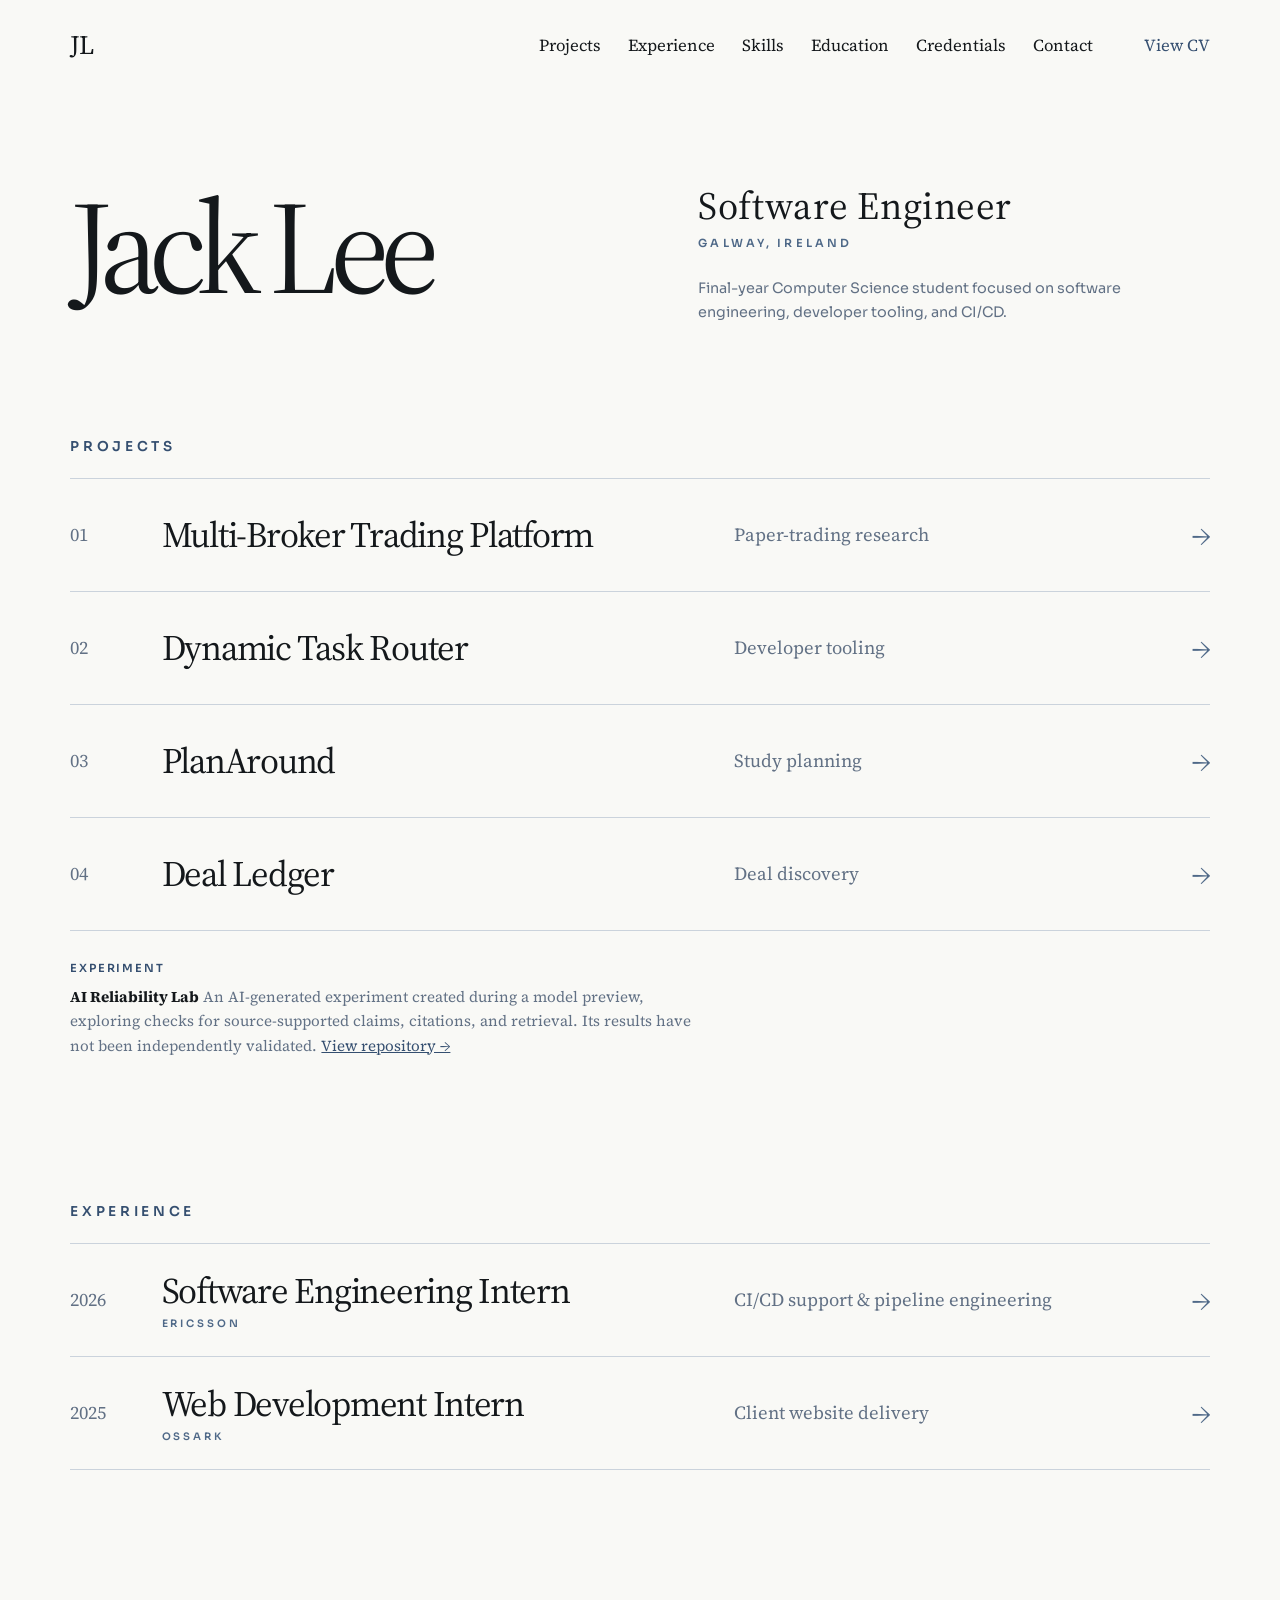
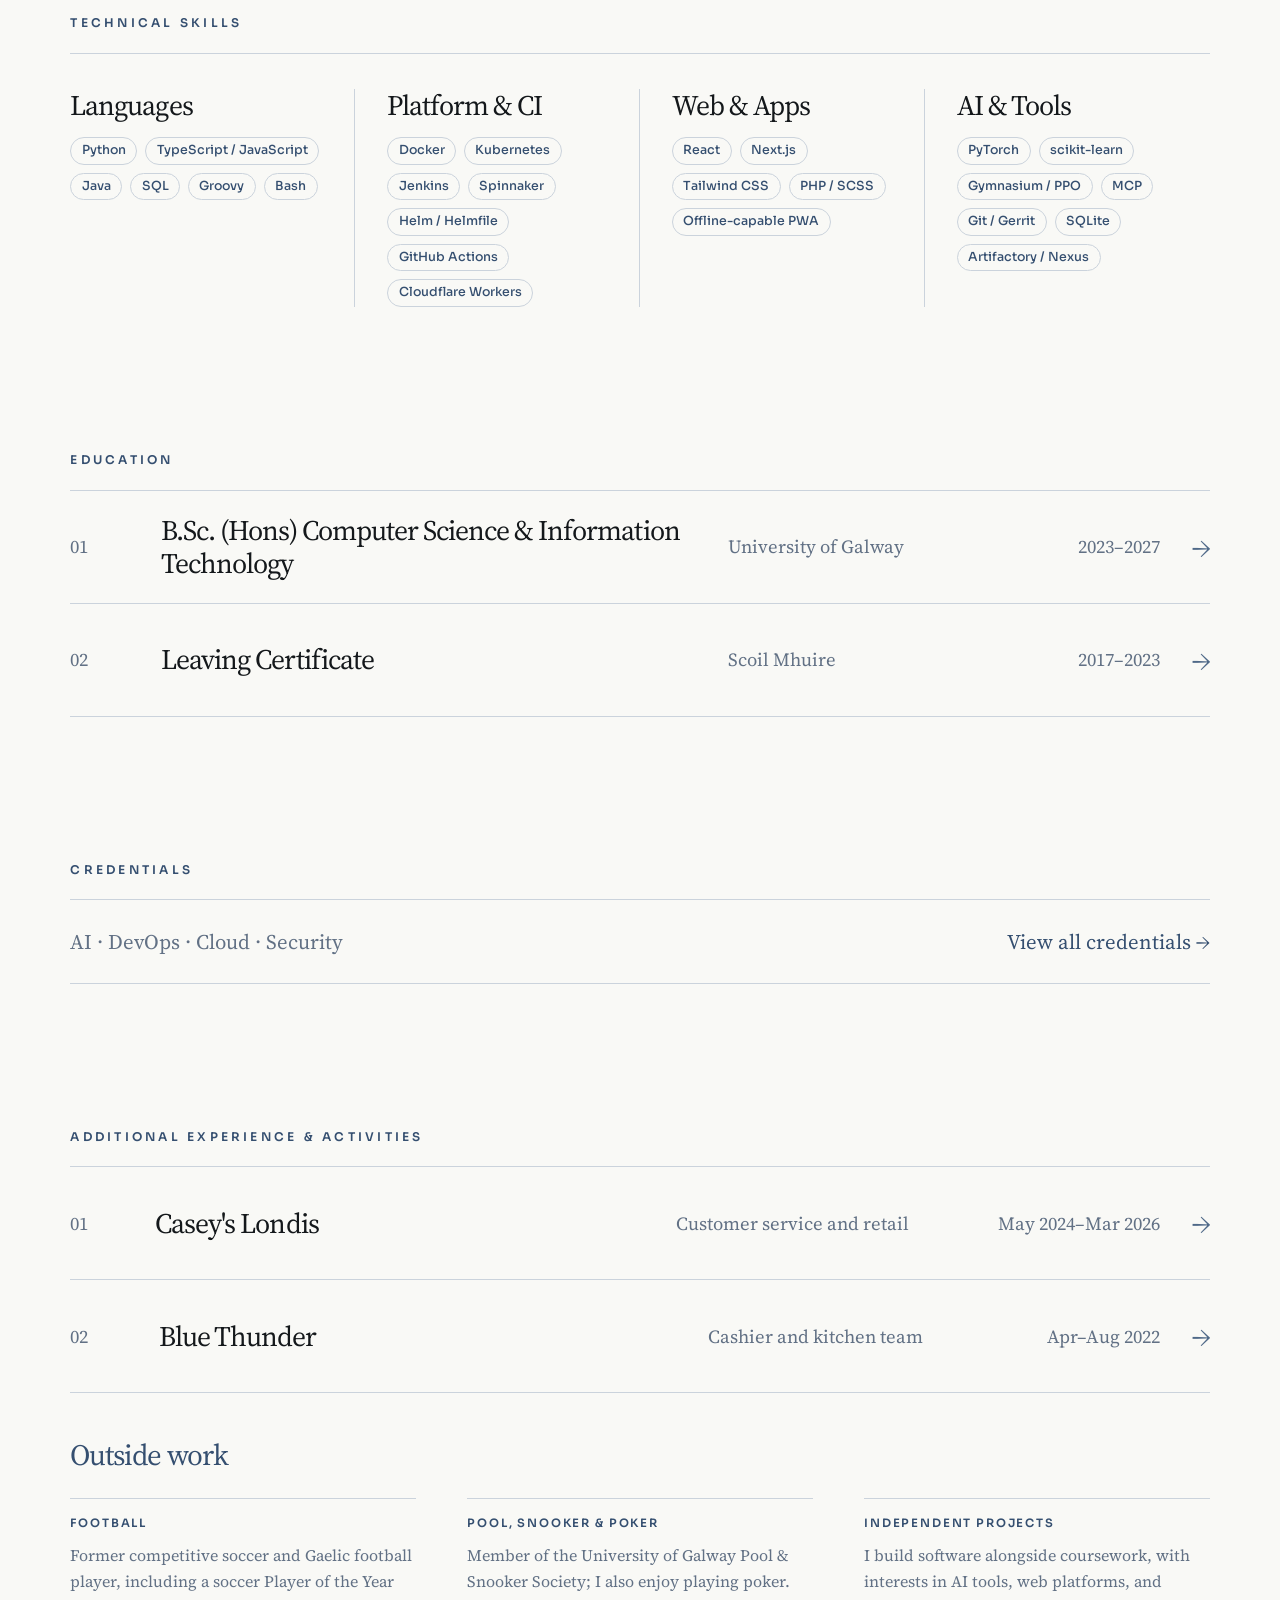
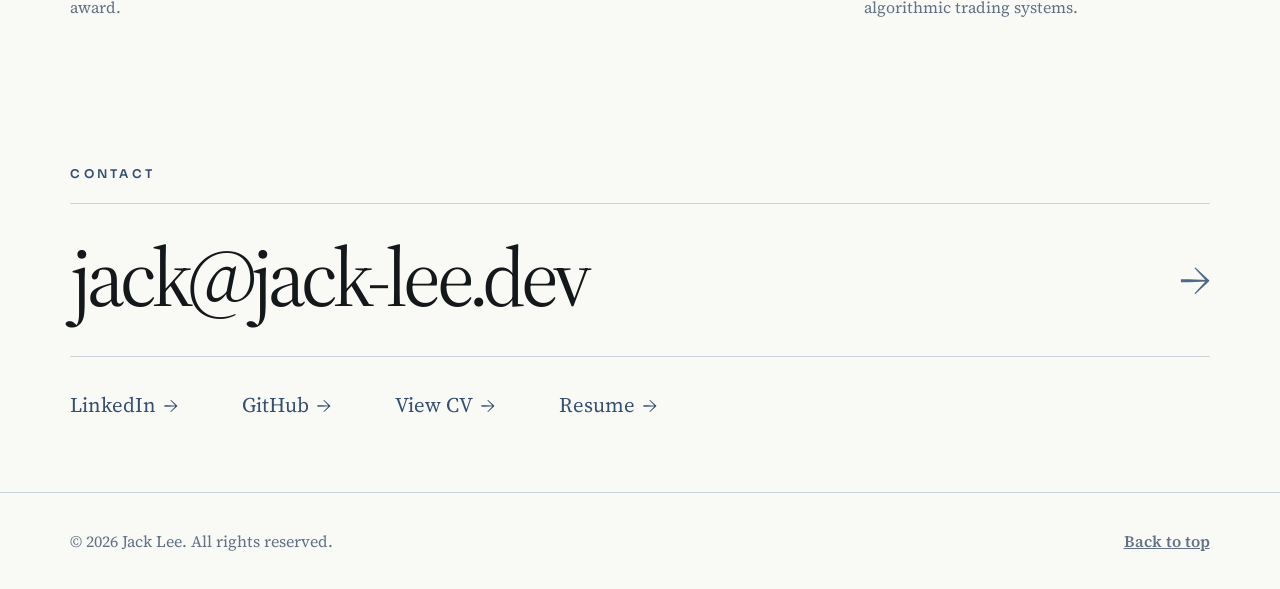
<file: index.html>
<!doctype html>
<html lang="en">
  <head>
    <meta charset="UTF-8" />
    <meta name="viewport" content="width=device-width, initial-scale=1.0" />
    <title>Jack Lee | Software Engineering Portfolio</title>
    <meta
      name="description"
      content="Final-year Computer Science student focused on software engineering, developer tooling, and CI/CD. Eight months' software engineering experience with Ericsson's CI/CD support and pipeline teams, with independent projects across developer tooling, trading systems, full-stack applications, and AI-assisted workflows."
    />
    <link rel="canonical" href="https://jack-lee.dev/" />
    <meta property="og:type" content="website" />
    <meta property="og:url" content="https://jack-lee.dev/" />
    <meta property="og:title" content="Jack Lee | Software Engineering Portfolio" />
    <meta property="og:description" content="Final-year Computer Science student focused on software engineering, developer tooling, and CI/CD, with experience on Ericsson's CI/CD support and pipeline teams and independent projects across trading, web applications, and AI-assisted workflows." />
    <meta property="og:image" content="https://jack-lee.dev/assets/jack-lee-mark.png" />
    <meta property="og:image:alt" content="JL monogram for Jack Lee" />
    <meta name="twitter:card" content="summary" />
    <meta name="twitter:title" content="Jack Lee | Software Engineering Portfolio" />
    <meta name="twitter:description" content="Final-year Computer Science student focused on software engineering, developer tooling, and CI/CD, with experience on Ericsson's CI/CD support and pipeline teams." />
    <meta name="twitter:image" content="https://jack-lee.dev/assets/jack-lee-mark.png" />
    <link rel="icon" type="image/png" sizes="512x512" href="assets/jack-lee-mark-transparent.png" />
    <link rel="apple-touch-icon" href="assets/jack-lee-mark-transparent.png" />
    <link rel="preconnect" href="https://fonts.googleapis.com" />
    <link rel="preconnect" href="https://fonts.gstatic.com" crossorigin />
    <link
      href="https://fonts.googleapis.com/css2?family=Sora:wght@500;600;700&amp;family=Source+Serif+4:opsz,wght@8..60,400;8..60,500;8..60,600&amp;display=swap"
      rel="stylesheet"
    />
    <link rel="stylesheet" href="assets/css/styles.css?v=20261105-1" />
    <link rel="stylesheet" href="assets/css/motion-lab.css" />
    <script defer src="assets/js/main.js?v=20260921-2"></script>
    <script defer src="assets/js/motion-lab.js"></script>
  </head>
  <body class="portfolio-home">
    <a class="skip-link" href="#top">Skip to main content</a>
    <header class="site-header">
      <div class="container header-inner">
        <a class="brand" href="#top" aria-label="Back to top">JL</a>
        <button class="nav-toggle" aria-label="Toggle navigation" aria-controls="site-navigation" aria-expanded="false">Menu</button>
        <nav id="site-navigation" class="site-nav" aria-label="Main navigation">
          <a href="#projects">Projects</a>
          <a href="#experience">Experience</a>
          <a href="#skills">Skills</a>
          <a href="#education">Education</a>
          <a href="#credentials">Credentials</a>
          <a href="#contact">Contact</a>
          <a class="nav-cv" href="output/Jack_Lee_CV.pdf" target="_blank" rel="noopener noreferrer">View CV</a>
        </nav>
      </div>
    </header>

    <main id="top" tabindex="-1">
      <section class="hero section">
        <div class="container hero-layout">
          <h1>Jack Lee</h1>
          <div class="hero-intro">
            <p class="hero-role">Software Engineer</p>
            <p class="hero-location">Galway, Ireland</p>
            <p class="hero-description">Final-year Computer Science student focused on software engineering, developer tooling, and CI/CD.</p>
          </div>
        </div>
      </section>

      <section id="projects" class="section">
        <div class="container">
          <h2>Projects</h2>
          <div class="editorial-list">

            <details class="editorial-row project-row">
              <summary><span class="row-number">01</span><span class="row-title">Multi-Broker Trading Platform</span><span class="row-descriptor">Paper-trading research</span><span class="row-arrow" aria-hidden="true">&rarr;</span></summary>
              <div class="row-detail">
                <p>
                  A modular Python platform for researching, simulating, and paper-testing trading strategies with explicit risk controls.
                </p>
              <ul>
                <li>Separated market data, strategy, risk, execution, journaling, and analytics into testable components.</li>
                <li>Built time-aware research workflows with causal features, chronological evaluation, and bid/ask execution modelling to avoid misleading backtests.</li>
                <li>Orchestrated repeatable paper sessions with risk checks, trade journals, and automated verification so results can be inspected and reproduced.</li>
              </ul>
              <ul class="project-chips" aria-label="Skills and technologies">
                <li>Python</li>
                <li>ML research</li>
                <li>Time-series validation</li>
                <li>Data pipelines</li>
                <li>Risk &amp; execution modelling</li>
                <li>Automated testing</li>
              </ul>
              </div>
            </details>

            <details class="editorial-row project-row">
              <summary><span class="row-number">02</span><span class="row-title">Dynamic Task Router</span><span class="row-descriptor">Developer tooling</span><span class="row-arrow" aria-hidden="true">&rarr;</span></summary>
              <div class="row-detail">
                <p>
                  A developer tool that routes bounded engineering tasks by capability, risk, and cost while keeping human review in the workflow.
                </p>
              <ul>
                <li>Uses explicit task and provider policies to select a model and effort level without hard-coding one vendor.</li>
                <li>Shares routing, execution, and run telemetry across the CLI, interactive TUI, and MCP server.</li>
                <li>Supports isolated worktrees, ownership boundaries, and verification steps for reviewable code changes.</li>
              </ul>
              <ul class="project-chips" aria-label="Skills and technologies">
                <li>TypeScript &amp; Node.js</li>
                <li>MCP</li>
                <li>Multi-model orchestration</li>
                <li>Policy-driven model routing</li>
                <li>CLI &amp; TUI development</li>
                <li>Automated verification</li>
              </ul>
              <p class="project-links"><a href="https://github.com/JackLee504/dynamic-task-router" target="_blank" rel="noopener noreferrer" aria-label="View Dynamic Task Router source code on GitHub">View on GitHub &rarr;</a></p>
              </div>
            </details>

            <details class="editorial-row project-row">
              <summary><span class="row-number">03</span><span class="row-title">PlanAround</span><span class="row-descriptor">Study planning</span><span class="row-arrow" aria-hidden="true">&rarr;</span></summary>
              <div class="row-detail">
                <p>
                  Turns timetable screenshots and assignment briefs into a realistic study schedule that fits around lectures, commitments, and deadlines.
                </p>
              <ul>
                <li>AI only extracts structure from messy inputs; workload estimation and scheduling stay deterministic and explainable.</li>
                <li>Workload is derived from ECTS, assessment weighting, and rubric structure, not guessed by the model.</li>
                <li>Preserves completed work when plans change, with validated local data and offline support in a PWA.</li>
              </ul>
              <ul class="project-chips" aria-label="Skills and technologies">
                <li>Next.js &amp; TypeScript</li>
                <li>Cloudflare Workers</li>
                <li>AI-assisted document extraction</li>
                <li>Scheduling algorithms</li>
                <li>Data validation</li>
                <li>Offline-capable PWA</li>
              </ul>
              <p class="project-links">
                <a href="https://planaround.vercel.app/" target="_blank" rel="noopener noreferrer">Visit PlanAround &rarr;</a>
              </p>
              </div>
            </details>

            <details class="editorial-row project-row">
              <summary><span class="row-number">04</span><span class="row-title">Deal Ledger</span><span class="row-descriptor">Deal discovery</span><span class="row-arrow" aria-hidden="true">&rarr;</span></summary>
              <div class="row-detail">
                <p>
                  Building and maintaining a US deal-discovery site with automated candidate research and human review before publication.
                </p>
              <ul>
                <li>Built searchable deal pages and item alerts around a structured catalogue.</li>
                <li>Developed a Python ingestion pipeline that checks product data, suppresses duplicates, and prepares candidates for review.</li>
                <li>Kept publishing behind manual price and listing checks, with automated site builds and deployment.</li>
              </ul>
              <ul class="project-chips" aria-label="Skills and technologies">
                <li>Python</li>
                <li>API integration</li>
                <li>Data pipelines</li>
                <li>Fuzzy search</li>
                <li>Automated alerts</li>
                <li>CI/CD</li>
              </ul>
              <p class="project-links"><a href="https://dealledger.eu" target="_blank" rel="noopener noreferrer">Visit DealLedger &rarr;</a></p>
              </div>
            </details>

          </div>
          <div class="project-experiment">
            <p class="project-experiment-label">Experiment</p>
            <p><strong>AI Reliability Lab</strong> <span>An AI-generated experiment created during a model preview, exploring checks for source-supported claims, citations, and retrieval. Its results have not been independently validated.</span> <a href="https://github.com/Jacklee504/ai-reliability-lab" target="_blank" rel="noopener noreferrer">View repository &rarr;</a></p>
          </div>
        </div>
      </section>

      <section id="experience" class="section">
        <div class="container">
          <h2>Experience</h2>
          <div class="editorial-list">
            <details class="editorial-row experience-row">
              <summary><span class="row-number">2026</span><span class="row-title">Software Engineering Intern<small>Ericsson</small></span><span class="row-descriptor">CI/CD support &amp; pipeline engineering</span><span class="row-arrow" aria-hidden="true">&rarr;</span></summary>
              <div class="row-detail">
              <p class="meta">Athlone, Co. Westmeath | January 2026&ndash;August 2026</p>
              <ul>
                <li>Developed and maintained Jenkins/Groovy stages for build, test, deployment, and cleanup; configured Spinnaker parameters and cross-pipeline job integrations.</li>
                <li>Reduced test execution time by moving heavyweight flows to snapshot-based jobs; resolved a blocker build regression and diagnosed Spinnaker-to-Jenkins authentication failures.</li>
                <li>Built Groovy release checks for cloud archive packages and unit-tested Artifactory/Nexus file verification, uncovering an undeclared executable in production builds.</li>
                <li>Modularised Python CI tooling into shared and executor-specific modules with runtime parameterisation and unit tests.</li>
                <li>Diagnosed a Kubernetes namespace cleanup failure, updated Docker tooling for SELinux-compatible parallel container runs, and maintained Helm/Helmfile deployment configurations.</li>
              </ul>
              </div>
            </details>

            <details class="editorial-row experience-row">
              <summary><span class="row-number">2025</span><span class="row-title">Web Development Intern<small>Ossark</small></span><span class="row-descriptor">Client website delivery</span><span class="row-arrow" aria-hidden="true">&rarr;</span></summary>
              <div class="row-detail">
              <p class="meta">Athlone, Co. Westmeath | May 2025&ndash;August 2025</p>
              <ul>
                <li>Contributed to client website projects through implementation, QA, and release, delivering responsive PHP/SCSS changes across multiple production sites.</li>
                <li>Diagnosed frontend issues and translated client/team feedback into layout, usability, and responsive-design improvements without disrupting established pages.</li>
              </ul>
              <p class="meta">
                Selected client sites:
                <a href="https://kerryfilmfestival.com/" target="_blank" rel="noopener noreferrer">Kerry International Film Festival</a>,
                <a href="https://mclelectrical.ie/" target="_blank" rel="noopener noreferrer">MCL Electrical</a>,
                <a href="https://anushkapowertherapy.ie/" target="_blank" rel="noopener noreferrer">Anushka Power Therapy</a>,
                <a href="https://dailyirishproduce.ie/" target="_blank" rel="noopener noreferrer">Daily Irish Produce</a>,
                and Capital Homes.
              </p>
              </div>
            </details>
          </div>
        </div>
      </section>

      <section id="skills" class="section">
        <div class="container">
          <h2>Technical Skills</h2>
          <div class="skills-groups">
            <div class="skill-group">
              <p><strong>Languages</strong></p>
              <ul class="project-chips" aria-label="Languages">
                <li>Python</li>
                <li>TypeScript / JavaScript</li>
                <li>Java</li>
                <li>SQL</li>
                <li>Groovy</li>
                <li>Bash</li>
              </ul>
            </div>
            <div class="skill-group">
              <p><strong>Platform &amp; CI</strong></p>
              <ul class="project-chips" aria-label="Platform and CI/CD">
                <li>Docker</li>
                <li>Kubernetes</li>
                <li>Jenkins</li>
                <li>Spinnaker</li>
                <li>Helm / Helmfile</li>
                <li>GitHub Actions</li>
                <li>Cloudflare Workers</li>
              </ul>
            </div>
            <div class="skill-group">
              <p><strong>Web &amp; Apps</strong></p>
              <ul class="project-chips" aria-label="Web and application technologies">
                <li>React</li>
                <li>Next.js</li>
                <li>Tailwind CSS</li>
                <li>PHP / SCSS</li>
                <li>Offline-capable PWA</li>
              </ul>
            </div>
            <div class="skill-group">
              <p><strong>AI &amp; Tools</strong></p>
              <ul class="project-chips" aria-label="AI, tools and data">
                <li>PyTorch</li>
                <li>scikit-learn</li>
                <li>Gymnasium / PPO</li>
                <li>MCP</li>
                <li>Git / Gerrit</li>
                <li>SQLite</li>
                <li>Artifactory / Nexus</li>
              </ul>
            </div>
          </div>
        </div>
      </section>

      <section id="education" class="section alt">
        <div class="container">
          <h2>Education</h2>
          <div class="editorial-list">
          <details class="editorial-row education-row">
            <summary><span class="row-number">01</span><span class="row-title">B.Sc. (Hons) Computer Science &amp; Information Technology</span><span class="row-descriptor">University of Galway</span><span class="row-date">2023&ndash;2027</span><span class="row-arrow" aria-hidden="true">&rarr;</span></summary>
            <div class="row-detail">
            <dl class="education-results">
              <div><dt>Third year</dt><dd><strong>61%</strong><span>Second Class Honours, Grade 1 (2.1)</span></dd></div>
              <div><dt>Second year</dt><dd><strong>68%</strong><span>Second Class Honours, Grade 1 (2.1)</span></dd></div>
            </dl>
            <p class="education-label">Selected modules</p>
            <ul class="education-modules">
              <li><span>Programming III</span><span>78%</span></li>
              <li><span>Database Systems</span><span>71%</span></li>
              <li><span>Object-Oriented Programming DS&amp;A</span><span>68%</span></li>
              <li><span>Software Engineering</span><span>68%</span></li>
              <li><span>Next Generation Technologies</span><span>68%</span></li>
              <li><span>Web Development</span><span>68%</span></li>
              <li><span>Object-Oriented Programming</span><span>65%</span></li>
            </ul>
            </div>
          </details>

          <details class="editorial-row education-row">
            <summary><span class="row-number">02</span><span class="row-title">Leaving Certificate</span><span class="row-descriptor">Scoil Mhuire</span><span class="row-date">2017&ndash;2023</span><span class="row-arrow" aria-hidden="true">&rarr;</span></summary>
            <div class="row-detail">
            <p class="meta">Strokestown, Co. Roscommon</p>
            <p>520 points across seven Higher-Level subjects, including H2s in German, Irish, Geography, and DCG.</p>
            </div>
          </details>
          </div>
        </div>
      </section>

      <template id="credential-data">
      <section class="section alt">
        <div class="container">
          <h2>Certificates</h2>
          <p class="meta">A selection of course-completion certificates, learning badges, and hackathon participation records in cloud, DevOps, AI, security, and software delivery.</p>
          <div class="cert-areas">
            <details class="cert-area-group">
              <summary>
                <span class="cert-title">AI &amp; LLM Development</span>
                <span class="cert-meta">Professional AI coursework certificates</span>
              </summary>
              <div class="cert-overview">
                <details class="cert-card">
                  <summary>
                    <span class="cert-title">Claude Code in Action</span>
                    <span class="cert-meta">Anthropic Education | March 2026</span>
                  </summary>
                  <div class="cert-detail">
                    <p><strong>Issued:</strong> March 14, 2026</p>
                    <p><strong>Certificate No:</strong> 6k8opoxrrhma</p>
                    <p><strong>View:</strong> <a href="https://verify.skilljar.com/c/6k8opoxrrhma" target="_blank" rel="noopener noreferrer">Verify certificate</a></p>
                  </div>
                </details>

                <details class="cert-card">
                  <summary>
                    <span class="cert-title">AI Fluency: Framework &amp; Foundations</span>
                    <span class="cert-meta">Anthropic Education | May 2026</span>
                  </summary>
                  <div class="cert-detail">
                    <p><strong>Issued:</strong> May 23, 2026</p>
                    <p><strong>Certificate No:</strong> dmrtaagtapsk</p>
                    <p><strong>View:</strong> <a href="https://verify.skilljar.com/c/dmrtaagtapsk" target="_blank" rel="noopener noreferrer">Verify certificate</a></p>
                  </div>
                </details>

                <details class="cert-card">
                  <summary>
                    <span class="cert-title">Introduction to Model Context Protocol</span>
                    <span class="cert-meta">Anthropic Education | May 2026</span>
                  </summary>
                  <div class="cert-detail">
                    <p><strong>Issued:</strong> May 23, 2026</p>
                    <p><strong>Certificate No:</strong> f8ttba29rxzq</p>
                    <p><strong>View:</strong> <a href="https://verify.skilljar.com/c/f8ttba29rxzq" target="_blank" rel="noopener noreferrer">Verify certificate</a></p>
                  </div>
                </details>

                <details class="cert-card">
                  <summary>
                    <span class="cert-title">Building with the Claude API</span>
                    <span class="cert-meta">Anthropic Education | May 2026</span>
                  </summary>
                  <div class="cert-detail">
                    <p><strong>Issued:</strong> May 23, 2026</p>
                    <p><strong>Certificate No:</strong> f5guswh3k9e7</p>
                    <p><strong>View:</strong> <a href="https://verify.skilljar.com/c/f5guswh3k9e7" target="_blank" rel="noopener noreferrer">Verify certificate</a></p>
                  </div>
                </details>

                <details class="cert-card">
                  <summary>
                    <span class="cert-title">AI Capabilities and Limitations</span>
                    <span class="cert-meta">Anthropic Education | May 2026</span>
                  </summary>
                  <div class="cert-detail">
                    <p><strong>Issued:</strong> May 23, 2026</p>
                    <p><strong>Certificate No:</strong> 7yvgfvhscy96</p>
                    <p><strong>View:</strong> <a href="https://verify.skilljar.com/c/7yvgfvhscy96" target="_blank" rel="noopener noreferrer">Verify certificate</a></p>
                  </div>
                </details>
              </div>
            </details>

            <details class="cert-area-group">
              <summary>
                <span class="cert-title">Hackathons &amp; Competitions</span>
                <span class="cert-meta">Participation certificates and project-based technical challenges</span>
              </summary>
              <div class="cert-overview">
                <details class="cert-card">
                  <summary>
                    <span class="cert-title">Pixel Forge AI Hackathon</span>
                    <span class="cert-meta">Certificate of Participation | September 2026</span>
                  </summary>
                  <div class="cert-detail">
                    <p>Certificate of participation recognising creative and technical contribution to the Pixel Forge AI Hackathon, held in August 2026.</p>
                    <p><strong>Project:</strong> PlanAround</p>
                    <p><strong>Issued:</strong> September 3, 2026</p>
                    <p><strong>Issued by:</strong> Rishabh Mittal, organiser</p>
                    <p><strong>Links:</strong> <a href="https://planaround.vercel.app/" target="_blank" rel="noopener noreferrer">Visit PlanAround</a> · <a href="https://github.com/Jacklee504/Plan-Around" target="_blank" rel="noopener noreferrer">GitHub repository</a></p>
                  </div>
                </details>

                <details class="cert-card">
                  <summary>
                    <span class="cert-title">Impact Forge Summer 2026 Hackathon</span>
                    <span class="cert-meta">Participant | August 2026</span>
                  </summary>
                  <div class="cert-detail">
                    <p>Participated in a 48-hour virtual code sprint held August 14&ndash;16, 2026, and submitted a completed project for judging by industry engineers.</p>
                    <p><strong>Issued:</strong> August 19, 2026</p>
                    <p><strong>Issued by:</strong> Ayaan Rustagi, organiser</p>
                    <p><strong>Event:</strong> <a href="https://impactforge26.devpost.com/" target="_blank" rel="noopener noreferrer">Impact Forge Summer 2026 Hackathon</a></p>
                  </div>
                </details>
              </div>
            </details>

            <details class="cert-area-group">
              <summary>
                <span class="cert-title">AI &amp; Professional Foundations</span>
                <span class="cert-meta">Verified badges issued by Ericsson and Microsoft</span>
              </summary>
              <div class="cert-overview">
                <details class="cert-card">
                  <summary>
                    <span class="cert-title">Generative AI Driver&apos;s License 2026</span>
                    <span class="cert-meta">Ericsson | February 2026</span>
                  </summary>
                  <div class="cert-detail">
                    <p>Badge received for reaching the Fundamental Level in the Generative AI area.</p>
                    <p><strong>Issued:</strong> February 2, 2026</p>
                    <p><strong>Credential ID:</strong> 54c96764-6686-4b23-b1d7-ff470bdf529e</p>
                    <p><strong>View:</strong> <a href="https://www.credly.com/badges/54c96764-6686-4b23-b1d7-ff470bdf529e/public_url" target="_blank" rel="noopener noreferrer">Verify badge</a></p>
                  </div>
                </details>

                <details class="cert-card">
                  <summary>
                    <span class="cert-title">AI Skills Fest 2026</span>
                    <span class="cert-meta">Microsoft | Credly</span>
                  </summary>
                  <div class="cert-detail">
                    <p>Earners demonstrate foundational and applied AI knowledge, including how to use AI tools to enhance productivity, create content, and solve real-world problems.</p>
                    <p><strong>Credential ID:</strong> f5c7cd31-d8bd-4b65-b0f1-5078d7917f76</p>
                    <p><strong>View:</strong> <a href="https://www.credly.com/badges/f5c7cd31-d8bd-4b65-b0f1-5078d7917f76/public_url" target="_blank" rel="noopener noreferrer">Verify badge</a></p>
                  </div>
                </details>
              </div>
            </details>

            <details class="cert-area-group">
              <summary>
                <span class="cert-title">Cloud, DevOps &amp; Infrastructure</span>
                <span class="cert-meta">Cloud platforms, security, data engineering, Kubernetes, and DevOps coursework</span>
              </summary>
              <div class="cert-overview">
                <div class="cert-category-heading">
                  <span class="cert-title">Cloud &amp; Security</span>
                  <span class="cert-meta">Cloud architecture, networking, and security fundamentals</span>
                </div>
               <details class="cert-card">
                 <summary>
                   <span class="cert-title">CCSP 2022: Cloud Computing Concepts &amp; Reference Architectures</span>
                    <span class="cert-meta">Percipio | July 2026</span>
                  </summary>
                  <div class="cert-detail">
                    <p><strong>Issued:</strong> July 5, 2026</p>
                    <img
                      class="cert-badge-image"
                      loading="lazy"
                      decoding="async"
                      width="180"
                      height="180"
                      src="https://eu.api.accredible.com/v1/frontend/credential_website_embed_image/badge/20755400"
                      alt="CCSP 2022 Cloud Computing Concepts and Reference Architectures digital badge"
                    />
                    <p><strong>View:</strong> <a href="https://skillsoft.digitalbadges-eu.skillsoft.com/embed/4920cc0a-4914-4884-972b-b6e0d25ca91f" target="_blank" rel="noopener noreferrer">View certificate</a></p>
                  </div>
                </details>

                <details class="cert-card">
                  <summary>
                    <span class="cert-title">Certified in Cybersecurity (CC): Networking &amp; Security Infrastructure</span>
                    <span class="cert-meta">Percipio | July 2026</span>
                  </summary>
                  <div class="cert-detail">
                    <p><strong>Issued:</strong> July 10, 2026</p>
                    <img
                      class="cert-badge-image"
                      loading="lazy"
                      decoding="async"
                      width="180"
                      height="180"
                      src="https://eu.api.accredible.com/v1/frontend/credential_website_embed_image/badge/21068312"
                      alt="Certified in Cybersecurity Networking and Security Infrastructure digital badge"
                    />
                    <p><strong>View:</strong> <a href="https://skillsoft.digitalbadges-eu.skillsoft.com/embed/5024330a-dd8e-45b9-a4d3-fac3696eaafd" target="_blank" rel="noopener noreferrer">View certificate</a></p>
                  </div>
                </details>

                <div class="cert-category-heading">
                  <span class="cert-title">Machine Learning</span>
                  <span class="cert-meta">AWS machine-learning foundations</span>
                </div>
               <details class="cert-card">
                 <summary>
                   <span class="cert-title">AWS Certified Machine Learning: Data Engineering, Machine Learning, &amp; AWS</span>
                    <span class="cert-meta">Percipio | July 2026</span>
                  </summary>
                  <div class="cert-detail">
                    <p><strong>Issued:</strong> July 5, 2026</p>
                    <img
                      class="cert-badge-image"
                      loading="lazy"
                      decoding="async"
                      width="180"
                      height="180"
                      src="https://eu.api.accredible.com/v1/frontend/credential_website_embed_image/badge/20755902"
                      alt="AWS Certified Machine Learning digital badge"
                    />
                    <p><strong>View:</strong> <a href="https://skillsoft.digitalbadges-eu.skillsoft.com/embed/f2eab8f6-d212-42e7-8cc4-aea26e1e0432" target="_blank" rel="noopener noreferrer">View certificate</a></p>
                  </div>
                </details>

                <details class="cert-card">
                  <summary>
                    <span class="cert-title">AWS Certified Machine Learning: Model Training &amp; Evaluation</span>
                    <span class="cert-meta">Percipio | July 2026</span>
                  </summary>
                  <div class="cert-detail">
                    <p><strong>Issued:</strong> July 7, 2026</p>
                    <img
                      class="cert-badge-image"
                      loading="lazy"
                      decoding="async"
                      width="180"
                      height="180"
                      src="https://eu.api.accredible.com/v1/frontend/credential_website_embed_image/badge/20935494"
                      alt="AWS Certified Machine Learning Model Training and Evaluation digital badge"
                    />
                    <p><strong>View:</strong> <a href="https://skillsoft.digitalbadges-eu.skillsoft.com/embed/4cc886a1-17ab-468f-8a3b-f64971d73adc" target="_blank" rel="noopener noreferrer">View certificate</a></p>
                  </div>
                </details>

                <div class="cert-category-heading">
                  <span class="cert-title">DevOps &amp; CI/CD</span>
                  <span class="cert-meta">Delivery pipelines, infrastructure as code, and continuous integration</span>
                </div>
               <details class="cert-card">
                 <summary>
                   <span class="cert-title">Microsoft Azure DevOps Solutions: Introducing Azure DevOps</span>
                    <span class="cert-meta">Percipio | July 2026</span>
                  </summary>
                  <div class="cert-detail">
                    <p><strong>Issued:</strong> July 5, 2026</p>
                    <img
                      class="cert-badge-image"
                      loading="lazy"
                      decoding="async"
                      width="180"
                      height="180"
                      src="https://eu.api.accredible.com/v1/frontend/credential_website_embed_image/badge/20757498"
                      alt="Microsoft Azure DevOps Solutions digital badge"
                    />
                    <p><strong>View:</strong> <a href="https://skillsoft.digitalbadges-eu.skillsoft.com/embed/0ce3657f-f42b-48f3-b8c1-af37b8c70d08" target="_blank" rel="noopener noreferrer">View certificate</a></p>
                  </div>
                </details>

                <details class="cert-card">
                  <summary>
                    <span class="cert-title">Google Professional DevOps Engineer: CI/CD Techniques &amp; Security Practices</span>
                    <span class="cert-meta">Percipio | July 2026</span>
                  </summary>
                  <div class="cert-detail">
                    <p><strong>Issued:</strong> July 5, 2026</p>
                    <img
                      class="cert-badge-image"
                      loading="lazy"
                      decoding="async"
                      width="180"
                      height="180"
                      src="https://eu.api.accredible.com/v1/frontend/credential_website_embed_image/badge/20757521"
                      alt="Google Professional DevOps Engineer digital badge"
                    />
                    <p><strong>View:</strong> <a href="https://skillsoft.digitalbadges-eu.skillsoft.com/embed/e564fe92-a084-4ffc-9e21-1906b9f2eb44" target="_blank" rel="noopener noreferrer">View certificate</a></p>
                  </div>
                </details>

                <details class="cert-card">
                  <summary>
                    <span class="cert-title">Google Professional DevOps Engineer: CI/CD Architecture Stack in Google Cloud</span>
                    <span class="cert-meta">Percipio | July 2026</span>
                  </summary>
                  <div class="cert-detail">
                    <p><strong>Issued:</strong> July 10, 2026</p>
                    <img
                      class="cert-badge-image"
                      loading="lazy"
                      decoding="async"
                      width="180"
                      height="180"
                      src="https://eu.api.accredible.com/v1/frontend/credential_website_embed_image/badge/21068584"
                      alt="Google Professional DevOps Engineer CI/CD Architecture Stack in Google Cloud digital badge"
                    />
                    <p><strong>View:</strong> <a href="https://skillsoft.digitalbadges-eu.skillsoft.com/embed/3c941b92-44e1-42e4-8b3a-79b62e4aad39" target="_blank" rel="noopener noreferrer">View certificate</a></p>
                  </div>
                </details>

                <details class="cert-card">
                  <summary>
                    <span class="cert-title">Google Professional DevOps Engineer: Implementing CI/CD Pipelines for a Service</span>
                    <span class="cert-meta">Percipio | July 2026</span>
                  </summary>
                  <div class="cert-detail">
                    <p><strong>Issued:</strong> July 10, 2026</p>
                    <img
                      class="cert-badge-image"
                      loading="lazy"
                      decoding="async"
                      width="180"
                      height="180"
                      src="https://eu.api.accredible.com/v1/frontend/credential_website_embed_image/badge/21068860"
                      alt="Google Professional DevOps Engineer Implementing CI/CD Pipelines for a Service digital badge"
                    />
                    <p><strong>View:</strong> <a href="https://skillsoft.digitalbadges-eu.skillsoft.com/embed/f133e7ed-35d7-404f-a230-4555454166cd" target="_blank" rel="noopener noreferrer">View certificate</a></p>
                  </div>
                </details>

                <details class="cert-card">
                  <summary>
                    <span class="cert-title">Google Professional DevOps Engineer: Infrastructure as Code (IaC) on GCP</span>
                    <span class="cert-meta">Percipio | July 2026</span>
                  </summary>
                  <div class="cert-detail">
                    <p><strong>Issued:</strong> July 14, 2026</p>
                    <p><strong>Certificate No:</strong> 200455</p>
                    <p><strong>Record:</strong> Course-completion certificate held locally.</p>
                  </div>
                </details>

                <details class="cert-card">
                  <summary>
                    <span class="cert-title">Kubernetes Application Developer: GitOps &amp; Continuous Delivery on Kubernetes</span>
                    <span class="cert-meta">Percipio | July 2026</span>
                  </summary>
                  <div class="cert-detail">
                    <p><strong>Issued:</strong> July 7, 2026</p>
                    <img
                      class="cert-badge-image"
                      loading="lazy"
                      decoding="async"
                      width="180"
                      height="180"
                      src="https://eu.api.accredible.com/v1/frontend/credential_website_embed_image/badge/20858940"
                      alt="Kubernetes Application Developer GitOps and Continuous Delivery on Kubernetes digital badge"
                    />
                    <p><strong>View:</strong> <a href="https://skillsoft.digitalbadges-eu.skillsoft.com/embed/82cadfac-27b5-4619-beeb-e133831f6289" target="_blank" rel="noopener noreferrer">View certificate</a></p>
                  </div>
                </details>

                <details class="cert-card">
                  <summary>
                    <span class="cert-title">Kubernetes Application Developer: Local Development, Testing, and Continuous Integration</span>
                    <span class="cert-meta">Percipio | July 2026</span>
                  </summary>
                  <div class="cert-detail">
                    <p><strong>Issued:</strong> July 20, 2026</p>
                    <p><strong>Certificate No:</strong> 239093</p>
                    <img
                      class="cert-badge-image"
                      loading="lazy"
                      decoding="async"
                      width="180"
                      height="180"
                      src="https://eu.api.accredible.com/v1/frontend/credential_website_embed_image/badge/21200362"
                      alt="Kubernetes Application Developer local development, testing, and continuous integration digital badge"
                    />
                    <p><strong>View:</strong> <a href="https://skillsoft.digitalbadges-eu.skillsoft.com/embed/f2fc33c0-8ca7-483f-ad71-c92a4692c49f" target="_blank" rel="noopener noreferrer">View certificate</a></p>
                  </div>
                </details>

                <div class="cert-category-heading">
                  <span class="cert-title">Security</span>
                  <span class="cert-meta">Application, network, and cloud security</span>
                </div>
               <details class="cert-card">
                 <summary>
                   <span class="cert-title">SCOR: Security Vulnerabilities, Attack Mitigations, &amp; Cryptographic Solutions</span>
                    <span class="cert-meta">Percipio | July 2026</span>
                  </summary>
                  <div class="cert-detail">
                    <p><strong>Issued:</strong> July 20, 2026</p>
                    <p><strong>Certificate No:</strong> 239094</p>
                    <img
                      class="cert-badge-image"
                      loading="lazy"
                      decoding="async"
                      width="180"
                      height="180"
                      src="https://eu.api.accredible.com/v1/frontend/credential_website_embed_image/badge/21200885"
                      alt="SCOR security vulnerabilities, attack mitigations, and cryptographic solutions digital badge"
                    />
                    <p><strong>View:</strong> <a href="https://skillsoft.digitalbadges-eu.skillsoft.com/embed/da5e72f7-b073-4a3f-afc9-34a02388fe7f" target="_blank" rel="noopener noreferrer">View certificate</a></p>
                  </div>
                </details>

                <details class="cert-card">
                  <summary>
                    <span class="cert-title">SCOR: SDN APIs &amp; Security Appliance API Calls</span>
                    <span class="cert-meta">Percipio | July 2026</span>
                  </summary>
                  <div class="cert-detail">
                    <p><strong>Issued:</strong> July 20, 2026</p>
                    <p><strong>Certificate No:</strong> 239095</p>
                    <img
                      class="cert-badge-image"
                      loading="lazy"
                      decoding="async"
                      width="180"
                      height="180"
                      src="https://eu.api.accredible.com/v1/frontend/credential_website_embed_image/badge/21201204"
                      alt="SCOR SDN APIs and security appliance API calls digital badge"
                    />
                    <p><strong>View:</strong> <a href="https://skillsoft.digitalbadges-eu.skillsoft.com/embed/8e3c6974-12ac-4f2e-a3af-27f8645da643" target="_blank" rel="noopener noreferrer">View certificate</a></p>
                  </div>
                </details>

                <details class="cert-card">
                  <summary>
                    <span class="cert-title">CCSP 2022: Cloud Security Concepts &amp; Design Principles</span>
                    <span class="cert-meta">Percipio | July 2026</span>
                  </summary>
                  <div class="cert-detail">
                    <p><strong>Issued:</strong> July 20, 2026</p>
                    <p><strong>Certificate No:</strong> 239096</p>
                    <img
                      class="cert-badge-image"
                      loading="lazy"
                      decoding="async"
                      width="180"
                      height="180"
                      src="https://eu.api.accredible.com/v1/frontend/credential_website_embed_image/badge/21201423"
                      alt="CCSP 2022 cloud security concepts and design principles digital badge"
                    />
                    <p><strong>View:</strong> <a href="https://skillsoft.digitalbadges-eu.skillsoft.com/embed/49fb9c3b-b8d9-46bb-b741-007bdd6215fc" target="_blank" rel="noopener noreferrer">View certificate</a></p>
                  </div>
                </details>

                <div class="cert-category-heading">
                  <span class="cert-title">Kubernetes &amp; Linux</span>
                  <span class="cert-meta">Containerised application delivery and Linux administration</span>
                </div>
               <details class="cert-card">
                 <summary>
                   <span class="cert-title">Kubernetes Application Developer: Deployment Strategies &amp; Package Management</span>
                    <span class="cert-meta">Skillsoft Percipio | Course-completion badge</span>
                  </summary>
                  <div class="cert-detail">
                    <img
                      class="cert-badge-image"
                      loading="lazy"
                      decoding="async"
                      width="200"
                      height="200"
                      src="https://eu.api.accredible.com/v1/frontend/credential_website_embed_image/badge/21507313"
                      alt="Kubernetes Application Developer Deployment Strategies and Package Management digital badge"
                    />
                    <p><strong>View:</strong> <a href="https://skillsoft.digitalbadges-eu.skillsoft.com/embed/7f25e358-21b6-4e98-a91f-929f2a35e6a9" target="_blank" rel="noopener noreferrer">View certificate</a></p>
                  </div>
                </details>

                <details class="cert-card">
                  <summary>
                    <span class="cert-title">Kubernetes Application Developer: Application Configuration &amp; Security Fundamentals</span>
                    <span class="cert-meta">Skillsoft Percipio | Course-completion badge</span>
                  </summary>
                  <div class="cert-detail">
                    <img
                      class="cert-badge-image"
                      loading="lazy"
                      decoding="async"
                      width="200"
                      height="200"
                      src="https://eu.api.accredible.com/v1/frontend/credential_website_embed_image/badge/21507443"
                      alt="Kubernetes Application Developer Application Configuration and Security Fundamentals digital badge"
                    />
                    <p><strong>View:</strong> <a href="https://skillsoft.digitalbadges-eu.skillsoft.com/embed/1460c545-4018-4a60-8740-cb497a9e909a" target="_blank" rel="noopener noreferrer">View certificate</a></p>
                  </div>
                </details>

                <details class="cert-card">
                  <summary>
                    <span class="cert-title">Kubernetes Application Developer: Resource Limits, Scheduling, &amp; Autoscaling</span>
                    <span class="cert-meta">Skillsoft Percipio | Course-completion badge</span>
                  </summary>
                  <div class="cert-detail">
                    <img
                      class="cert-badge-image"
                      loading="lazy"
                      decoding="async"
                      width="200"
                      height="200"
                      src="https://eu.api.accredible.com/v1/frontend/credential_website_embed_image/badge/21507495"
                      alt="Kubernetes Application Developer Resource Limits, Scheduling, and Autoscaling digital badge"
                    />
                    <p><strong>View:</strong> <a href="https://skillsoft.digitalbadges-eu.skillsoft.com/embed/fbdfbd7d-0049-4f86-bd65-12889d0d7e45" target="_blank" rel="noopener noreferrer">View certificate</a></p>
                  </div>
                </details>

                <details class="cert-card">
                  <summary>
                    <span class="cert-title">Red Hat System Administrator: Linux Package Management</span>
                    <span class="cert-meta">Skillsoft Percipio | Course-completion badge</span>
                  </summary>
                  <div class="cert-detail">
                    <img
                      class="cert-badge-image"
                      loading="lazy"
                      decoding="async"
                      width="200"
                      height="200"
                      src="https://eu.api.accredible.com/v1/frontend/credential_website_embed_image/badge/21521641"
                      alt="Red Hat System Administrator Linux Package Management digital badge"
                    />
                    <p><strong>View:</strong> <a href="https://skillsoft.digitalbadges-eu.skillsoft.com/embed/8b43e92e-f20c-4218-b5f1-e30f5d0c5778" target="_blank" rel="noopener noreferrer">View certificate</a></p>
                  </div>
                </details>

                <details class="cert-card">
                  <summary>
                    <span class="cert-title">Red Hat System Administrator: Containers</span>
                    <span class="cert-meta">Skillsoft Percipio | Course-completion badge</span>
                  </summary>
                  <div class="cert-detail">
                    <img
                      class="cert-badge-image"
                      loading="lazy"
                      decoding="async"
                      width="200"
                      height="200"
                      src="https://eu.api.accredible.com/v1/frontend/credential_website_embed_image/badge/21522097"
                      alt="Red Hat System Administrator Containers digital badge"
                    />
                    <p><strong>View:</strong> <a href="https://skillsoft.digitalbadges-eu.skillsoft.com/embed/adc0f1a2-69cd-40ac-b4b5-de4254c94056" target="_blank" rel="noopener noreferrer">View certificate</a></p>
                  </div>
                </details>

                <div class="cert-category-heading">
                  <span class="cert-title">Google Cloud &amp; Data</span>
                  <span class="cert-meta">Data engineering, machine learning, and cloud-architecture practices</span>
                </div>
               <details class="cert-card">
                 <summary>
                   <span class="cert-title">GCP Data Engineer Pro: Creating a Pipeline of Services</span>
                    <span class="cert-meta">Skillsoft Percipio | Course-completion badge</span>
                  </summary>
                  <div class="cert-detail">
                    <img
                      class="cert-badge-image"
                      loading="lazy"
                      decoding="async"
                      width="200"
                      height="200"
                      src="https://eu.api.accredible.com/v1/frontend/credential_website_embed_image/badge/21555065"
                      alt="GCP Data Engineer Pro Creating a Pipeline of Services digital badge"
                    />
                    <p><strong>View:</strong> <a href="https://skillsoft.digitalbadges-eu.skillsoft.com/embed/83e33c4c-23f4-4992-ac78-30040605ae0a" target="_blank" rel="noopener noreferrer">View certificate</a></p>
                  </div>
                </details>

                <details class="cert-card">
                  <summary>
                    <span class="cert-title">GCP Data Engineer Pro: Google Machine Learning and AI</span>
                    <span class="cert-meta">Skillsoft Percipio | Course-completion badge</span>
                  </summary>
                  <div class="cert-detail">
                    <img
                      class="cert-badge-image"
                      loading="lazy"
                      decoding="async"
                      width="200"
                      height="200"
                      src="https://eu.api.accredible.com/v1/frontend/credential_website_embed_image/badge/21555096"
                      alt="GCP Data Engineer Pro Google Machine Learning and AI digital badge"
                    />
                    <p><strong>View:</strong> <a href="https://skillsoft.digitalbadges-eu.skillsoft.com/embed/26e3fd33-8996-4469-b692-a221321952b4" target="_blank" rel="noopener noreferrer">View certificate</a></p>
                  </div>
                </details>

                <details class="cert-card">
                  <summary>
                    <span class="cert-title">GCP Data Engineer Pro: Becoming a Google Cloud Data Engineer</span>
                    <span class="cert-meta">Skillsoft Percipio | Course-completion badge</span>
                  </summary>
                  <div class="cert-detail">
                    <img
                      class="cert-badge-image"
                      loading="lazy"
                      decoding="async"
                      width="200"
                      height="200"
                      src="https://eu.api.accredible.com/v1/frontend/credential_website_embed_image/badge/21555139"
                      alt="GCP Data Engineer Pro Becoming a Google Cloud Data Engineer digital badge"
                    />
                    <p><strong>View:</strong> <a href="https://skillsoft.digitalbadges-eu.skillsoft.com/embed/60cc8f55-e696-4ed6-a69d-b2f5c7b70fda" target="_blank" rel="noopener noreferrer">View certificate</a></p>
                  </div>
                </details>

                <details class="cert-card">
                  <summary>
                    <span class="cert-title">GCP Data Engineer Pro: Dataset Processing</span>
                    <span class="cert-meta">Skillsoft Percipio | Course-completion badge</span>
                  </summary>
                  <div class="cert-detail">
                    <img
                      class="cert-badge-image"
                      loading="lazy"
                      decoding="async"
                      width="200"
                      height="200"
                      src="https://eu.api.accredible.com/v1/frontend/credential_website_embed_image/badge/21555164"
                      alt="GCP Data Engineer Pro Dataset Processing digital badge"
                    />
                    <p><strong>View:</strong> <a href="https://skillsoft.digitalbadges-eu.skillsoft.com/embed/a2c94eb5-46fe-47a5-be0e-385c174bc94b" target="_blank" rel="noopener noreferrer">View certificate</a></p>
                  </div>
                </details>

                <details class="cert-card">
                  <summary>
                    <span class="cert-title">Google Professional DevOps Engineer: Architecture Optimization &amp; Best Practices</span>
                    <span class="cert-meta">Skillsoft Percipio | Course-completion badge</span>
                  </summary>
                  <div class="cert-detail">
                    <img
                      class="cert-badge-image"
                      loading="lazy"
                      decoding="async"
                      width="200"
                      height="200"
                      src="https://eu.api.accredible.com/v1/frontend/credential_website_embed_image/badge/21555380"
                      alt="Google Professional DevOps Engineer Architecture Optimization and Best Practices digital badge"
                    />
                    <p><strong>View:</strong> <a href="https://skillsoft.digitalbadges-eu.skillsoft.com/embed/09a20371-a3cc-4a6c-a3c5-695c712567d1" target="_blank" rel="noopener noreferrer">View certificate</a></p>
                  </div>
                </details>

                <div class="cert-category-heading">
                  <span class="cert-title">Generative AI</span>
                  <span class="cert-meta">AWS generative-AI architecture, RAG, agents, evaluation, and optimisation</span>
                </div>
               <details class="cert-card">
                 <summary>
                   <span class="cert-title">AWS Generative AI Developer (AIP-COI): Architecting GenAI Solutions on AWS</span>
                    <span class="cert-meta">Skillsoft Percipio | Course-completion badge</span>
                  </summary>
                  <div class="cert-detail">
                    <img
                      class="cert-badge-image"
                      loading="lazy"
                      decoding="async"
                      width="200"
                      height="200"
                      src="https://eu.api.accredible.com/v1/frontend/credential_website_embed_image/badge/21809502"
                      alt="AWS Generative AI Developer Architecting GenAI Solutions on AWS digital badge"
                    />
                    <p><strong>View:</strong> <a href="https://skillsoft.digitalbadges-eu.skillsoft.com/embed/71b1514f-a967-4c04-88a5-11c00dff5026" target="_blank" rel="noopener noreferrer">View certificate</a></p>
                  </div>
                </details>

                <details class="cert-card">
                  <summary>
                    <span class="cert-title">AWS Generative AI Developer (AIP-COI): Vector Store Architecture, Metadata, &amp; Data Freshness for RAG</span>
                    <span class="cert-meta">Skillsoft Percipio | Course-completion badge</span>
                  </summary>
                  <div class="cert-detail">
                    <img
                      class="cert-badge-image"
                      loading="lazy"
                      decoding="async"
                      width="200"
                      height="200"
                      src="https://eu.api.accredible.com/v1/frontend/credential_website_embed_image/badge/21809589"
                      alt="AWS Generative AI Developer Vector Store Architecture Metadata and Data Freshness for RAG digital badge"
                    />
                    <p><strong>View:</strong> <a href="https://skillsoft.digitalbadges-eu.skillsoft.com/embed/f70a5080-e018-425b-b331-f6c588e37b3e" target="_blank" rel="noopener noreferrer">View certificate</a></p>
                  </div>
                </details>

                <details class="cert-card">
                  <summary>
                    <span class="cert-title">AWS Generative AI Developer (AIP-COI): Prompt Engineering, Prompt Management, &amp; Prompt Flows</span>
                    <span class="cert-meta">Skillsoft Percipio | Course-completion badge</span>
                  </summary>
                  <div class="cert-detail">
                    <img
                      class="cert-badge-image"
                      loading="lazy"
                      decoding="async"
                      width="200"
                      height="200"
                      src="https://eu.api.accredible.com/v1/frontend/credential_website_embed_image/badge/21809671"
                      alt="AWS Generative AI Developer Prompt Engineering Prompt Management and Prompt Flows digital badge"
                    />
                    <p><strong>View:</strong> <a href="https://skillsoft.digitalbadges-eu.skillsoft.com/embed/036e41ca-3850-4f57-9d02-1cab4173c439" target="_blank" rel="noopener noreferrer">View certificate</a></p>
                  </div>
                </details>

                <details class="cert-card">
                  <summary>
                    <span class="cert-title">AWS Generative AI Developer (AIP-COI): Agentic AI Foundation, Memory, &amp; Tool Use</span>
                    <span class="cert-meta">Skillsoft Percipio | Course-completion badge</span>
                  </summary>
                  <div class="cert-detail">
                    <img
                      class="cert-badge-image"
                      loading="lazy"
                      decoding="async"
                      width="200"
                      height="200"
                      src="https://eu.api.accredible.com/v1/frontend/credential_website_embed_image/badge/21809720"
                      alt="AWS Generative AI Developer Agentic AI Foundation Memory and Tool Use digital badge"
                    />
                    <p><strong>View:</strong> <a href="https://skillsoft.digitalbadges-eu.skillsoft.com/embed/7a52edff-ffa7-47bc-8170-de3324891f44" target="_blank" rel="noopener noreferrer">View certificate</a></p>
                  </div>
                </details>

                <details class="cert-card">
                  <summary>
                    <span class="cert-title">AWS Generative AI Developer (AIP-COI): Human-in-the-Loop, MCP Extensions, &amp; Multi-Agent Orchestration</span>
                    <span class="cert-meta">Skillsoft Percipio | Course-completion badge</span>
                  </summary>
                  <div class="cert-detail">
                    <img
                      class="cert-badge-image"
                      loading="lazy"
                      decoding="async"
                      width="200"
                      height="200"
                      src="https://eu.api.accredible.com/v1/frontend/credential_website_embed_image/badge/21809804"
                      alt="AWS Generative AI Developer Human-in-the-Loop MCP Extensions and Multi-Agent Orchestration digital badge"
                    />
                    <p><strong>View:</strong> <a href="https://skillsoft.digitalbadges-eu.skillsoft.com/embed/ae862966-19e0-4052-9a43-c768aeb7fac0" target="_blank" rel="noopener noreferrer">View certificate</a></p>
                  </div>
                </details>

                <details class="cert-card">
                  <summary>
                    <span class="cert-title">AWS Generative AI Developer (AIP-COI): Hallucination Reduction, Accuracy Verification, &amp; Adversarial Defense</span>
                    <span class="cert-meta">Skillsoft Percipio | Course-completion badge</span>
                  </summary>
                  <div class="cert-detail">
                    <img
                      class="cert-badge-image"
                      loading="lazy"
                      decoding="async"
                      width="200"
                      height="200"
                      src="https://eu.api.accredible.com/v1/frontend/credential_website_embed_image/badge/21809870"
                      alt="AWS Generative AI Developer Hallucination Reduction Accuracy Verification and Adversarial Defense digital badge"
                    />
                    <p><strong>View:</strong> <a href="https://skillsoft.digitalbadges-eu.skillsoft.com/embed/92786d0a-3806-4c67-9e5a-e59f9c95cebb" target="_blank" rel="noopener noreferrer">View certificate</a></p>
                  </div>
                </details>

                <details class="cert-card">
                  <summary>
                    <span class="cert-title">AWS Generative AI Developer (AIP-COI): Token Efficiency, Caching, &amp; Cost Optimization</span>
                    <span class="cert-meta">Skillsoft Percipio | Course-completion badge</span>
                  </summary>
                  <div class="cert-detail">
                    <img
                      class="cert-badge-image"
                      loading="lazy"
                      decoding="async"
                      width="200"
                      height="200"
                      src="https://eu.api.accredible.com/v1/frontend/credential_website_embed_image/badge/21810058"
                      alt="AWS Generative AI Developer Token Efficiency Caching and Cost Optimization digital badge"
                    />
                    <p><strong>View:</strong> <a href="https://skillsoft.digitalbadges-eu.skillsoft.com/embed/c5e85318-c3a8-48dc-bd4b-b021fae22db9" target="_blank" rel="noopener noreferrer">View certificate</a></p>
                  </div>
                </details>

                <details class="cert-card">
                  <summary>
                    <span class="cert-title">AWS Generative AI Developer (AIP-COI): Performance &amp; Capacity Optimization for GenAI Applications</span>
                    <span class="cert-meta">Skillsoft Percipio | Course-completion badge</span>
                  </summary>
                  <div class="cert-detail">
                    <img
                      class="cert-badge-image"
                      loading="lazy"
                      decoding="async"
                      width="200"
                      height="200"
                      src="https://eu.api.accredible.com/v1/frontend/credential_website_embed_image/badge/21810843"
                      alt="AWS Generative AI Developer Performance and Capacity Optimization for GenAI Applications digital badge"
                    />
                    <p><strong>View:</strong> <a href="https://skillsoft.digitalbadges-eu.skillsoft.com/embed/2e3a4028-ded5-4fb0-a963-73cb92ad946a" target="_blank" rel="noopener noreferrer">View certificate</a></p>
                  </div>
                </details>

                <details class="cert-card">
                  <summary>
                    <span class="cert-title">AWS Generative AI Developer (AIP-COI): RAG, Agent, &amp; Deployment Validation</span>
                    <span class="cert-meta">Skillsoft Percipio | Course-completion badge</span>
                  </summary>
                  <div class="cert-detail">
                    <img
                      class="cert-badge-image"
                      loading="lazy"
                      decoding="async"
                      width="200"
                      height="200"
                      src="https://eu.api.accredible.com/v1/frontend/credential_website_embed_image/badge/21811465"
                      alt="AWS Generative AI Developer RAG Agent and Deployment Validation digital badge"
                    />
                    <p><strong>View:</strong> <a href="https://skillsoft.digitalbadges-eu.skillsoft.com/embed/b0de7feb-f88f-4473-877d-369ae7e7e4b8" target="_blank" rel="noopener noreferrer">View certificate</a></p>
                  </div>
                </details>
              </div>
            </details>

            <details class="cert-area-group">
              <summary>
                <span class="cert-title">Cloud &amp; Technology Foundations</span>
                <span class="cert-meta">Cloud, networking, data, and DevOps coursework</span>
              </summary>
              <div class="cert-overview">
                <div class="cert-category-heading">
                  <span class="cert-title">Cloud &amp; DevOps</span>
                  <span class="cert-meta">Cloud delivery foundations</span>
                </div>
               <details class="cert-card">
                 <summary>
                   <span class="cert-title">CompTIA Cloud Essentials+: DevOps in the Cloud</span>
                    <span class="cert-meta">Percipio | July 2026</span>
                  </summary>
                  <div class="cert-detail">
                    <p><strong>Issued:</strong> July 5, 2026</p>
                    <img
                      class="cert-badge-image"
                      loading="lazy"
                      decoding="async"
                      width="180"
                      height="180"
                      src="https://eu.api.accredible.com/v1/frontend/credential_website_embed_image/badge/20757581"
                      alt="CompTIA Cloud Essentials+ digital badge"
                    />
                    <p><strong>View:</strong> <a href="https://skillsoft.digitalbadges-eu.skillsoft.com/embed/4fca73dd-98d5-4ab1-a5b8-6c4df5c55b9f" target="_blank" rel="noopener noreferrer">View certificate</a></p>
                  </div>
                </details>

                <div class="cert-category-heading">
                  <span class="cert-title">Data</span>
                  <span class="cert-meta">Data acquisition, manipulation, and query optimisation</span>
                </div>
               <details class="cert-card">
                 <summary>
                   <span class="cert-title">CompTIA Data+: Data Acquisition &amp; Cleansing</span>
                    <span class="cert-meta">Percipio | July 2026</span>
                  </summary>
                  <div class="cert-detail">
                    <p><strong>Issued:</strong> July 5, 2026</p>
                    <img
                      class="cert-badge-image"
                      loading="lazy"
                      decoding="async"
                      width="180"
                      height="180"
                      src="https://eu.api.accredible.com/v1/frontend/credential_website_embed_image/badge/20757594"
                      alt="CompTIA Data+ digital badge"
                    />
                    <p><strong>View:</strong> <a href="https://skillsoft.digitalbadges-eu.skillsoft.com/embed/ccb7e73f-cd69-4e5d-8d6d-d050cbc06721" target="_blank" rel="noopener noreferrer">View certificate</a></p>
                  </div>
                </details>

                <details class="cert-card">
                  <summary>
                    <span class="cert-title">CompTIA Data+: Understanding Data Manipulation</span>
                    <span class="cert-meta">Percipio | July 2026</span>
                  </summary>
                  <div class="cert-detail">
                    <p><strong>Issued:</strong> July 5, 2026</p>
                    <img
                      class="cert-badge-image"
                      loading="lazy"
                      decoding="async"
                      width="180"
                      height="180"
                      src="https://eu.api.accredible.com/v1/frontend/credential_website_embed_image/badge/20757597"
                      alt="CompTIA Data+ digital badge"
                    />
                    <p><strong>View:</strong> <a href="https://skillsoft.digitalbadges-eu.skillsoft.com/embed/69688fe0-021b-4fb0-bfaa-92262fd519cb" target="_blank" rel="noopener noreferrer">View certificate</a></p>
                  </div>
                </details>

                <details class="cert-card">
                  <summary>
                    <span class="cert-title">CompTIA Data+: Query Optimization</span>
                    <span class="cert-meta">Percipio | July 2026</span>
                  </summary>
                  <div class="cert-detail">
                    <p><strong>Issued:</strong> July 5, 2026</p>
                    <img
                      class="cert-badge-image"
                      loading="lazy"
                      decoding="async"
                      width="180"
                      height="180"
                      src="https://eu.api.accredible.com/v1/frontend/credential_website_embed_image/badge/20757599"
                      alt="CompTIA Data+ digital badge"
                    />
                    <p><strong>View:</strong> <a href="https://skillsoft.digitalbadges-eu.skillsoft.com/embed/d6ca91ba-418c-4d7c-a9bd-2c8ca50a05c9" target="_blank" rel="noopener noreferrer">View certificate</a></p>
                  </div>
                </details>

                <div class="cert-category-heading">
                  <span class="cert-title">Cloud Infrastructure</span>
                  <span class="cert-meta">Networking, containers, automation, deployment, and observability</span>
                </div>
               <details class="cert-card">
                 <summary>
                   <span class="cert-title">CompTIA Network+: Cloud Computing Concepts</span>
                    <span class="cert-meta">Percipio | July 2026</span>
                  </summary>
                  <div class="cert-detail">
                    <p><strong>Issued:</strong> July 5, 2026</p>
                    <img
                      class="cert-badge-image"
                      loading="lazy"
                      decoding="async"
                      width="180"
                      height="180"
                      src="https://eu.api.accredible.com/v1/frontend/credential_website_embed_image/badge/20757614"
                      alt="CompTIA Network+ digital badge"
                    />
                    <p><strong>View:</strong> <a href="https://skillsoft.digitalbadges-eu.skillsoft.com/embed/f19c36fc-a22f-459a-bd4d-a2cd304f0f1d" target="_blank" rel="noopener noreferrer">View certificate</a></p>
                  </div>
                </details>

                <details class="cert-card">
                  <summary>
                    <span class="cert-title">CompTIA Cloud+: Containers and Virtualization</span>
                    <span class="cert-meta">Percipio | July 2026</span>
                  </summary>
                  <div class="cert-detail">
                    <p><strong>Issued:</strong> July 7, 2026</p>
                    <img
                      class="cert-badge-image"
                      loading="lazy"
                      decoding="async"
                      width="180"
                      height="180"
                      src="https://eu.api.accredible.com/v1/frontend/credential_website_embed_image/badge/20935778"
                      alt="CompTIA Cloud+ Containers and Virtualization digital badge"
                    />
                    <p><strong>View:</strong> <a href="https://skillsoft.digitalbadges-eu.skillsoft.com/embed/9af9019b-5b1b-4182-a574-44ac15ae0e46" target="_blank" rel="noopener noreferrer">View certificate</a></p>
                  </div>
                </details>

                <details class="cert-card">
                  <summary>
                    <span class="cert-title">CompTIA Cloud+: Cloud Networking</span>
                    <span class="cert-meta">Percipio | July 2026</span>
                  </summary>
                  <div class="cert-detail">
                    <p><strong>Issued:</strong> July 7, 2026</p>
                    <img
                      class="cert-badge-image"
                      loading="lazy"
                      decoding="async"
                      width="180"
                      height="180"
                      src="https://eu.api.accredible.com/v1/frontend/credential_website_embed_image/badge/20935832"
                      alt="CompTIA Cloud+ Cloud Networking digital badge"
                    />
                    <p><strong>View:</strong> <a href="https://skillsoft.digitalbadges-eu.skillsoft.com/embed/22fe3068-906a-47ad-b340-911b62f8637f" target="_blank" rel="noopener noreferrer">View certificate</a></p>
                  </div>
                </details>

                <details class="cert-card">
                  <summary>
                    <span class="cert-title">CompTIA Cloud+: Automation and Orchestration Troubleshooting</span>
                    <span class="cert-meta">Percipio | July 2026</span>
                  </summary>
                  <div class="cert-detail">
                    <p><strong>Issued:</strong> July 7, 2026</p>
                    <img
                      class="cert-badge-image"
                      loading="lazy"
                      decoding="async"
                      width="180"
                      height="180"
                      src="https://eu.api.accredible.com/v1/frontend/credential_website_embed_image/badge/20935896"
                      alt="CompTIA Cloud+ Automation and Orchestration Troubleshooting digital badge"
                    />
                    <p><strong>View:</strong> <a href="https://skillsoft.digitalbadges-eu.skillsoft.com/embed/b489c8bd-025d-4a56-8219-ccedda193ccb" target="_blank" rel="noopener noreferrer">View certificate</a></p>
                  </div>
                </details>

                <details class="cert-card">
                  <summary>
                    <span class="cert-title">CompTIA Cloud+: Version Management and CI/CD</span>
                    <span class="cert-meta">Percipio | July 2026</span>
                  </summary>
                  <div class="cert-detail">
                    <p><strong>Issued:</strong> July 7, 2026</p>
                    <img
                      class="cert-badge-image"
                      loading="lazy"
                      decoding="async"
                      width="180"
                      height="180"
                      src="https://eu.api.accredible.com/v1/frontend/credential_website_embed_image/badge/20959396"
                      alt="CompTIA Cloud+ Version Management and CI/CD digital badge"
                    />
                    <p><strong>View:</strong> <a href="https://skillsoft.digitalbadges-eu.skillsoft.com/embed/5165bfe5-37ba-4950-a363-72ebc77b9625" target="_blank" rel="noopener noreferrer">View certificate</a></p>
                  </div>
                </details>

                <details class="cert-card">
                  <summary>
                    <span class="cert-title">CompTIA Cloud+: Systems Integration and DevOps</span>
                    <span class="cert-meta">Percipio | July 2026</span>
                  </summary>
                  <div class="cert-detail">
                    <p><strong>Issued:</strong> July 7, 2026</p>
                    <img
                      class="cert-badge-image"
                      loading="lazy"
                      decoding="async"
                      width="180"
                      height="180"
                      src="https://eu.api.accredible.com/v1/frontend/credential_website_embed_image/badge/20939181"
                      alt="CompTIA Cloud+ Systems Integration and DevOps digital badge"
                    />
                    <p><strong>View:</strong> <a href="https://skillsoft.digitalbadges-eu.skillsoft.com/embed/82e39a27-4084-4350-8621-634e173025c2" target="_blank" rel="noopener noreferrer">View certificate</a></p>
                  </div>
                </details>

                <details class="cert-card">
                  <summary>
                    <span class="cert-title">CompTIA Cloud+: Cloud Deployment and Migration</span>
                    <span class="cert-meta">Percipio | July 2026</span>
                  </summary>
                  <div class="cert-detail">
                    <p><strong>Issued:</strong> July 7, 2026</p>
                    <img
                      class="cert-badge-image"
                      loading="lazy"
                      decoding="async"
                      width="180"
                      height="180"
                      src="https://eu.api.accredible.com/v1/frontend/credential_website_embed_image/badge/20939094"
                      alt="CompTIA Cloud+ Cloud Deployment and Migration digital badge"
                    />
                    <p><strong>View:</strong> <a href="https://skillsoft.digitalbadges-eu.skillsoft.com/embed/b31198df-9513-4deb-bd38-290cb7eec96e" target="_blank" rel="noopener noreferrer">View certificate</a></p>
                  </div>
                </details>

                <details class="cert-card">
                  <summary>
                    <span class="cert-title">CompTIA Cloud+: Cloud Observability, Scaling, Backup, and Life Cycle</span>
                    <span class="cert-meta">Percipio | July 2026</span>
                  </summary>
                  <div class="cert-detail">
                    <p><strong>Issued:</strong> July 10, 2026</p>
                    <img
                      class="cert-badge-image"
                      loading="lazy"
                      decoding="async"
                      width="180"
                      height="180"
                      src="https://eu.api.accredible.com/v1/frontend/credential_website_embed_image/badge/21070277"
                      alt="CompTIA Cloud+ Cloud Observability, Scaling, Backup, and Life Cycle digital badge"
                    />
                    <p><strong>View:</strong> <a href="https://skillsoft.digitalbadges-eu.skillsoft.com/embed/2d331a3c-5bda-4b15-a38f-1c1fa00782d1" target="_blank" rel="noopener noreferrer">View certificate</a></p>
                  </div>
                </details>
              </div>
            </details>
          </div>
        </div>
      </section>
      </template>

      <section id="credentials" class="section alt">
        <div class="container">
          <h2>Credentials</h2>
          <div class="credential-summary">
            <p>AI &middot; DevOps &middot; Cloud &middot; Security</p>
            <a href="credentials.html">View all credentials <span aria-hidden="true">&rarr;</span></a>
          </div>
        </div>
      </section>

      <section id="additional" class="section">
        <div class="container">
          <h2>Additional Experience &amp; Activities</h2>
          <div class="editorial-list">
            <details class="editorial-row additional-row">
              <summary><span class="row-number">01</span><span class="row-title">Casey&apos;s Londis</span><span class="row-descriptor">Customer service and retail</span><span class="row-date">May 2024&ndash;Mar 2026</span><span class="row-arrow" aria-hidden="true">&rarr;</span></summary>
              <div class="row-detail">
              <p class="meta">Cashier &amp; Customer Service Representative | Roscommon Town</p>
              <ul>
                <li>Handled cash and card transactions and balanced the register at the end of each shift.</li>
                <li>Resolved customer queries and complaints while keeping queues moving during peak periods.</li>
                <li>Worked with a small team to replenish stock and keep the shop floor presentable.</li>
              </ul>
              </div>
            </details>

            <details class="editorial-row additional-row">
              <summary><span class="row-number">02</span><span class="row-title">Blue Thunder</span><span class="row-descriptor">Cashier and kitchen team</span><span class="row-date">Apr&ndash;Aug 2022</span><span class="row-arrow" aria-hidden="true">&rarr;</span></summary>
              <div class="row-detail">
              <p class="meta">Cashier &amp; Kitchen Team Member | Roscommon Town</p>
              <ul>
                <li>Took orders and prepared food, splitting time between the till and kitchen during rushes.</li>
                <li>Used clear handovers between front-of-house and kitchen to keep orders accurate.</li>
              </ul>
              </div>
            </details>
          </div>
          <div class="outside-work">
            <h3>Outside work</h3>
            <div class="outside-work-areas">
              <div>
                <h4>Football</h4>
                <p>Former competitive soccer and Gaelic football player, including a soccer Player of the Year award.</p>
              </div>
              <div>
                <h4>Pool, snooker &amp; poker</h4>
                <p>Member of the University of Galway Pool &amp; Snooker Society; I also enjoy playing poker.</p>
              </div>
              <div>
                <h4>Independent projects</h4>
                <p>I build software alongside coursework, with interests in AI tools, web platforms, and algorithmic trading systems.</p>
              </div>
            </div>
          </div>
        </div>
      </section>

      <section id="contact" class="section alt">
        <div class="container">
          <h2>Contact</h2>
          <a class="contact-email" href="mailto:jack@jack-lee.dev">jack@jack-lee.dev <span aria-hidden="true">&rarr;</span></a>
          <div class="contact-links">
            <a href="https://www.linkedin.com/in/jack-lee12" target="_blank" rel="noopener noreferrer">LinkedIn <span aria-hidden="true">&rarr;</span></a>
            <a href="https://github.com/JackLee504" target="_blank" rel="noopener noreferrer">GitHub <span aria-hidden="true">&rarr;</span></a>
            <a href="output/Jack_Lee_CV.pdf" target="_blank" rel="noopener noreferrer">View CV <span aria-hidden="true">&rarr;</span></a>
            <a href="output/Jack_Lee_Software_Engineering_Resume.pdf" target="_blank" rel="noopener noreferrer" aria-label="View one-page software engineering resume PDF">Resume <span aria-hidden="true">&rarr;</span></a>
          </div>
        </div>
      </section>
    </main>

    <footer class="site-footer">
      <div class="container footer-inner">
        <p>© <span id="year"></span> Jack Lee. All rights reserved.</p>
        <a href="#top">Back to top</a>
      </div>
    </footer>
  </body>
</html>
</file>
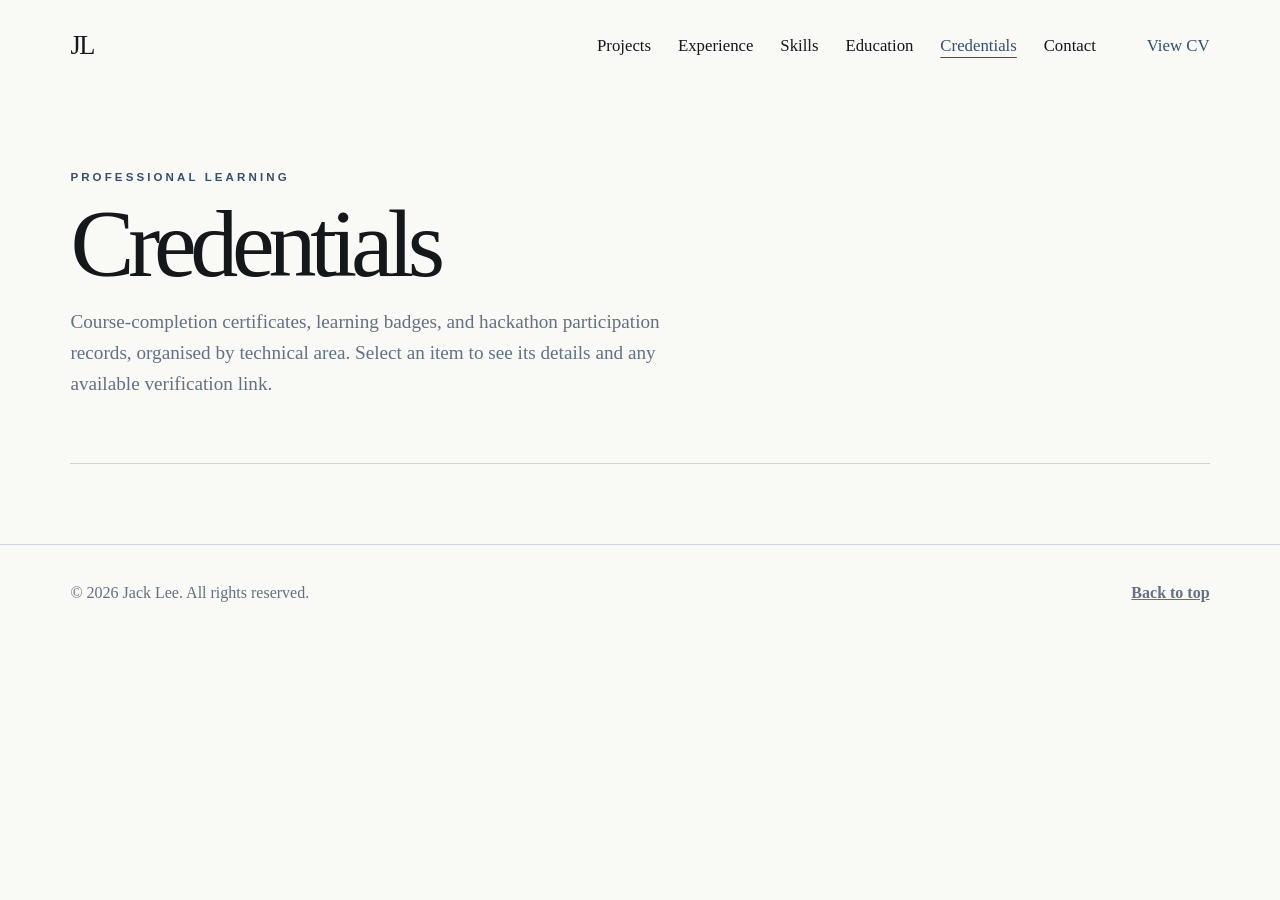
<file: certificates.html>
<!doctype html>
<html lang="en">
  <head>
    <meta charset="UTF-8" />
    <meta http-equiv="refresh" content="0; url=credentials.html" />
    <link rel="canonical" href="https://jack-lee.dev/credentials.html" />
    <title>Redirecting to credentials | Jack Lee</title>
  </head>
  <body>
    <p><a href="credentials.html">View credentials</a></p>
  </body>
</html>
</file>
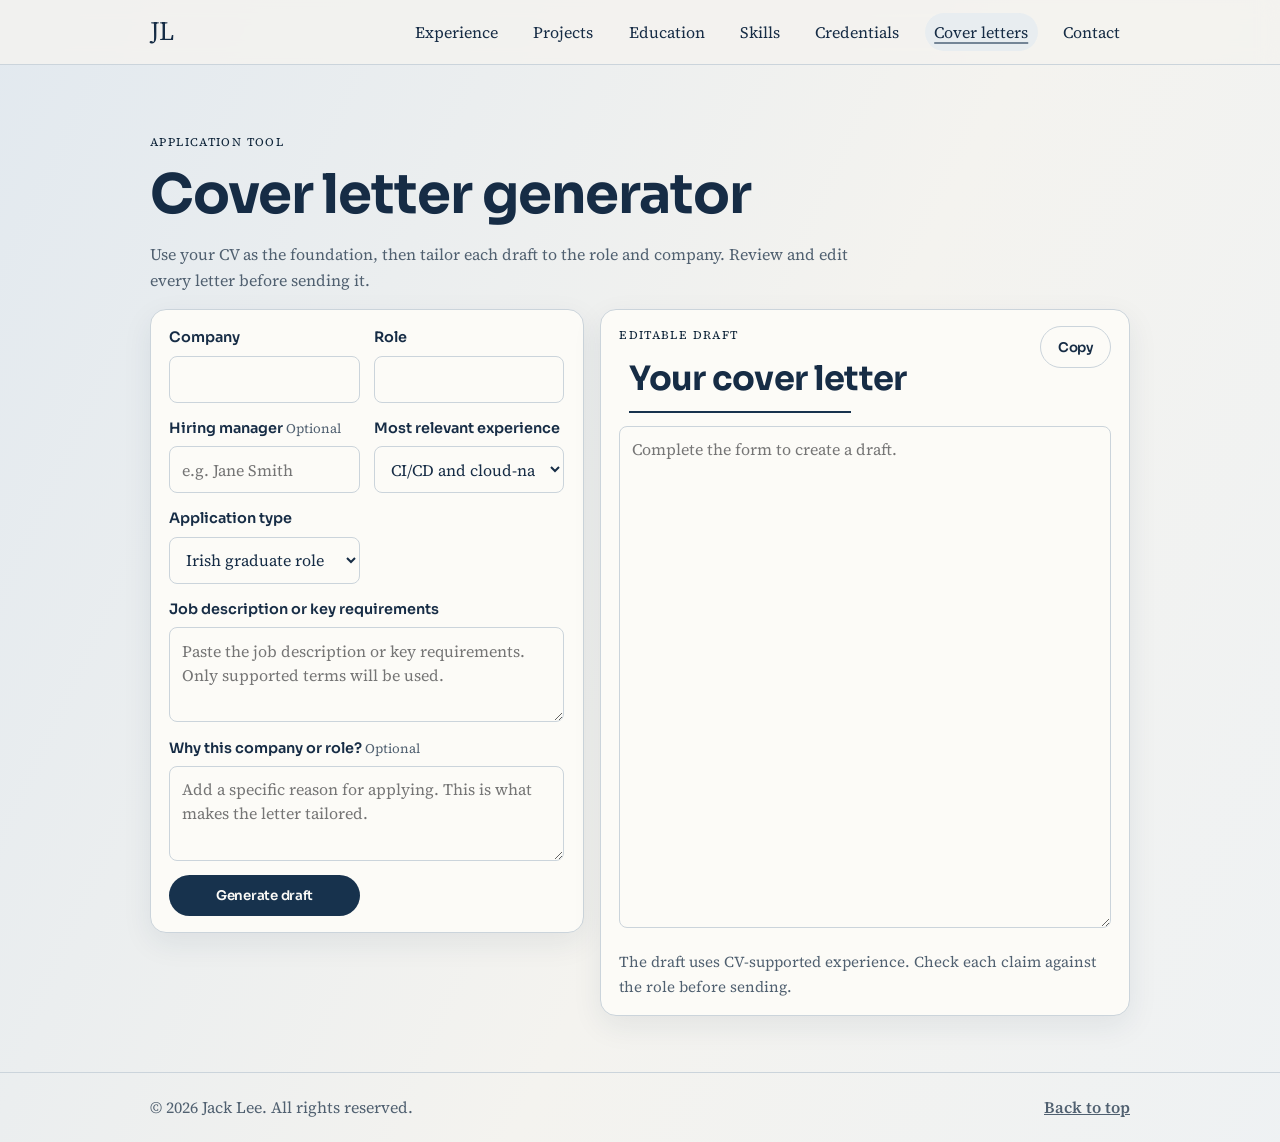
<file: cover-letter.html>
<!doctype html>
<html lang="en">
  <head>
    <meta charset="UTF-8" />
    <meta name="viewport" content="width=device-width, initial-scale=1.0" />
    <title>Cover Letter Generator | Jack Lee</title>
    <meta name="description" content="Create a tailored cover-letter draft from Jack Lee's CV and the role you are applying for." />
    <link rel="canonical" href="https://jack-lee.dev/cover-letter.html" />
    <meta property="og:type" content="website" />
    <meta property="og:url" content="https://jack-lee.dev/cover-letter.html" />
    <meta property="og:title" content="Cover Letter Generator | Jack Lee" />
    <meta property="og:description" content="Create a tailored cover-letter draft from CV experience and role-specific details." />
    <meta property="og:image" content="https://jack-lee.dev/assets/jack-lee-mark.png" />
    <meta property="og:image:alt" content="JL monogram for Jack Lee" />
    <meta name="twitter:card" content="summary" />
    <meta name="twitter:title" content="Cover Letter Generator | Jack Lee" />
    <meta name="twitter:description" content="Create a tailored cover-letter draft from CV experience and role-specific details." />
    <meta name="twitter:image" content="https://jack-lee.dev/assets/jack-lee-mark.png" />
    <link rel="icon" type="image/png" sizes="512x512" href="assets/jack-lee-mark-transparent.png" />
    <link rel="apple-touch-icon" href="assets/jack-lee-mark-transparent.png" />
    <link rel="preconnect" href="https://fonts.googleapis.com" />
    <link rel="preconnect" href="https://fonts.gstatic.com" crossorigin />
    <link href="https://fonts.googleapis.com/css2?family=Sora:wght@500;600;700&amp;family=Source+Serif+4:opsz,wght@8..60,400;8..60,500;8..60,600&amp;display=swap" rel="stylesheet" />
    <link rel="stylesheet" href="assets/css/styles.css?v=20261015-1" />
    <script defer src="assets/js/main.js?v=20260921-2"></script>
    <script defer src="assets/js/cover-letter.js?v=20260921-2"></script>
  </head>
  <body class="cover-letter-page">
    <a class="skip-link" href="#cover-letter-generator">Skip to generator</a>
    <header class="site-header">
      <div class="container header-inner">
        <a class="brand" href="index.html" aria-label="Back to home">JL</a>
        <button class="nav-toggle" aria-label="Toggle navigation" aria-controls="site-navigation" aria-expanded="false">
          <span></span>
          <span></span>
          <span></span>
        </button>
        <nav id="site-navigation" class="site-nav" aria-label="Main navigation">
          <a href="index.html#experience">Experience</a>
          <a href="index.html#projects">Projects</a>
          <a href="index.html#education">Education</a>
          <a href="index.html#skills">Skills</a>
          <a href="credentials.html">Credentials</a>
          <a href="#cover-letter-generator" aria-current="page">Cover letters</a>
          <a href="index.html#contact">Contact</a>
        </nav>
      </div>
    </header>

    <main id="top" tabindex="-1">
      <section id="cover-letter-generator" class="section hero">
        <div class="container">
          <p class="eyebrow">Application tool</p>
          <h1>Cover letter generator</h1>
          <p class="lead">Use your CV as the foundation, then tailor each draft to the role and company. Review and edit every letter before sending it.</p>

          <div class="letter-workspace">
            <form class="letter-form card" id="cover-letter-form">
              <div class="form-field">
                <label for="company">Company</label>
                <input id="company" name="company" autocomplete="organization" required />
              </div>
              <div class="form-field">
                <label for="role">Role</label>
                <input id="role" name="role" autocomplete="organization-title" required />
              </div>
              <div class="form-field">
                <label for="hiring-manager">Hiring manager <span>Optional</span></label>
                <input id="hiring-manager" name="hiringManager" autocomplete="name" placeholder="e.g. Jane Smith" />
              </div>
              <div class="form-field">
                <label for="focus">Most relevant experience</label>
                <select id="focus" name="focus">
                  <option value="platform">CI/CD and cloud-native engineering</option>
                  <option value="software">Software development and Python</option>
                  <option value="web">Web development</option>
                </select>
              </div>
              <div class="form-field">
                <label for="application-type">Application type</label>
                <select id="application-type" name="applicationType">
                  <option value="irish-graduate">Irish graduate role</option>
                  <option value="us-internship">US internship</option>
                </select>
              </div>
              <div class="form-field form-field-wide">
                <label for="requirements">Job description or key requirements</label>
                <textarea id="requirements" name="requirements" rows="3" required placeholder="Paste the job description or key requirements. Only supported terms will be used."></textarea>
              </div>
              <div class="form-field form-field-wide">
                <label for="motivation">Why this company or role? <span>Optional</span></label>
                <textarea id="motivation" name="motivation" rows="3" placeholder="Add a specific reason for applying. This is what makes the letter tailored."></textarea>
              </div>
              <button class="button primary" type="submit">Generate draft</button>
            </form>

            <section class="letter-output card" aria-labelledby="draft-heading">
              <div class="letter-output-heading">
                <div>
                  <p class="eyebrow">Editable draft</p>
                  <h2 id="draft-heading">Your cover letter</h2>
                </div>
                <button class="button ghost" id="copy-letter" type="button" disabled>Copy</button>
              </div>
              <textarea id="letter-draft" aria-label="Generated cover letter" rows="20" placeholder="Complete the form to create a draft."></textarea>
              <section class="letter-match" id="keyword-match" aria-live="polite" hidden>
                <p class="eyebrow">Keyword alignment</p>
                <h3>Supported terms from the role</h3>
                <p id="keyword-match-summary"></p>
                <ul class="keyword-list" id="keyword-match-list"></ul>
                <p class="meta">Use these terms only where they genuinely strengthen your CV or letter. Do not add unsupported skills.</p>
              </section>
              <p class="meta">The draft uses CV-supported experience. Check each claim against the role before sending.</p>
            </section>
          </div>
        </div>
      </section>
    </main>

    <footer class="site-footer">
      <div class="container footer-inner">
        <p>© <span id="year"></span> Jack Lee. All rights reserved.</p>
        <a href="#top">Back to top</a>
      </div>
    </footer>
  </body>
</html>
</file>
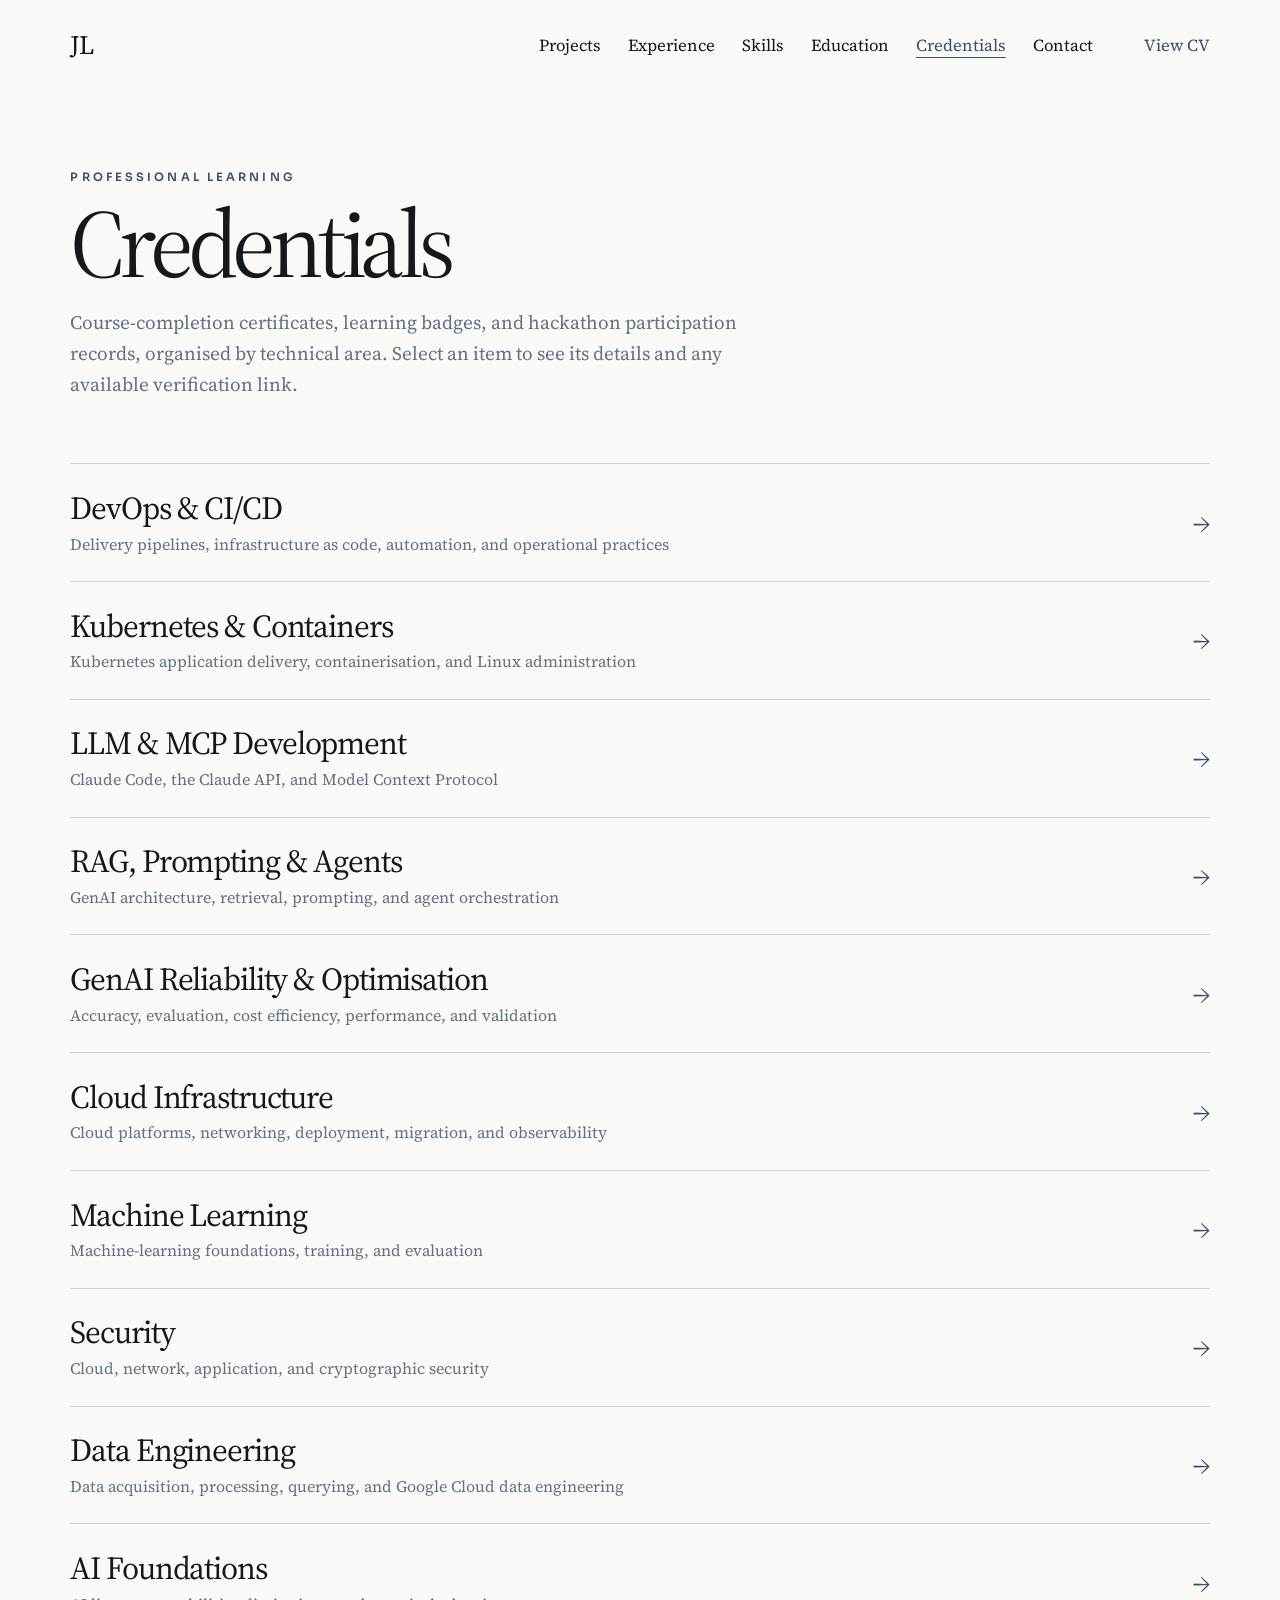
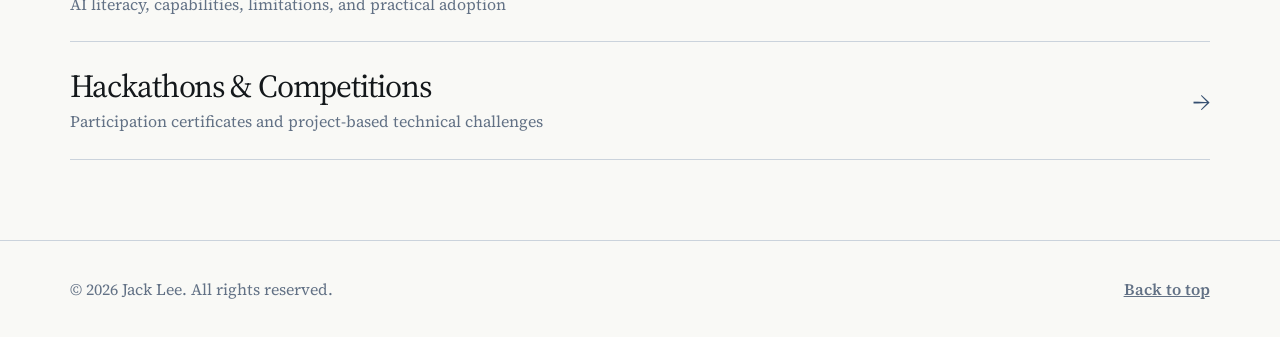
<file: credentials.html>
<!doctype html>
<html lang="en">
  <head>
    <meta charset="UTF-8" />
    <meta name="viewport" content="width=device-width, initial-scale=1.0" />
    <title>Credentials | Jack Lee</title>
    <meta name="description" content="Jack Lee's course-completion certificates, learning badges, and hackathon participation records across AI, DevOps, cloud, security, and data engineering." />
    <link rel="canonical" href="https://jack-lee.dev/credentials.html" />
    <meta property="og:type" content="website" />
    <meta property="og:url" content="https://jack-lee.dev/credentials.html" />
    <meta property="og:title" content="Credentials | Jack Lee" />
    <meta property="og:description" content="Professional learning credentials across AI, DevOps, Kubernetes, security, cloud infrastructure, and data engineering." />
    <meta property="og:image" content="https://jack-lee.dev/assets/jack-lee-mark.png" />
    <meta property="og:image:alt" content="JL monogram for Jack Lee" />
    <meta name="twitter:card" content="summary" />
    <meta name="twitter:title" content="Credentials | Jack Lee" />
    <meta name="twitter:description" content="Professional learning credentials across AI, DevOps, Kubernetes, security, cloud infrastructure, and data engineering." />
    <meta name="twitter:image" content="https://jack-lee.dev/assets/jack-lee-mark.png" />
    <link rel="icon" type="image/png" sizes="512x512" href="assets/jack-lee-mark-transparent.png" />
    <link rel="apple-touch-icon" href="assets/jack-lee-mark-transparent.png" />
    <link rel="preconnect" href="https://fonts.googleapis.com" />
    <link rel="preconnect" href="https://fonts.gstatic.com" crossorigin />
    <link href="https://fonts.googleapis.com/css2?family=Sora:wght@500;600;700&amp;family=Source+Serif+4:opsz,wght@8..60,400;8..60,500;8..60,600&amp;display=swap" rel="stylesheet" />
    <link rel="stylesheet" href="assets/css/styles.css?v=20261013-2" />
    <script defer src="assets/js/main.js?v=20260921-2"></script>
  </head>
  <body class="portfolio-home credentials-page">
    <a class="skip-link" href="#credentials">Skip to credentials</a>
    <header class="site-header">
      <div class="container header-inner">
        <a class="brand" href="index.html" aria-label="Back to home">JL</a>
        <button class="nav-toggle" aria-label="Toggle navigation" aria-controls="site-navigation" aria-expanded="false">Menu</button>
        <nav id="site-navigation" class="site-nav" aria-label="Main navigation">
          <a href="index.html#projects">Projects</a>
          <a href="index.html#experience">Experience</a>
          <a href="index.html#skills">Skills</a>
          <a href="index.html#education">Education</a>
          <a href="#credentials" aria-current="page">Credentials</a>
          <a href="index.html#contact">Contact</a>
          <a class="nav-cv" href="output/Jack_Lee_CV.pdf" target="_blank" rel="noopener noreferrer">View CV</a>
        </nav>
      </div>
    </header>

    <main id="top" tabindex="-1">
      <section id="credentials" class="section hero">
        <div class="container">
          <p class="eyebrow">Professional learning</p>
          <h1>Credentials</h1>
          <p class="lead">Course-completion certificates, learning badges, and hackathon participation records, organised by technical area. Select an item to see its details and any available verification link.</p>
          <div class="cert-areas" aria-live="polite"></div>
        </div>
      </section>
    </main>

    <footer class="site-footer">
      <div class="container footer-inner">
        <p>© <span id="year"></span> Jack Lee. All rights reserved.</p>
        <a href="#top">Back to top</a>
      </div>
    </footer>
  </body>
</html>
</file>
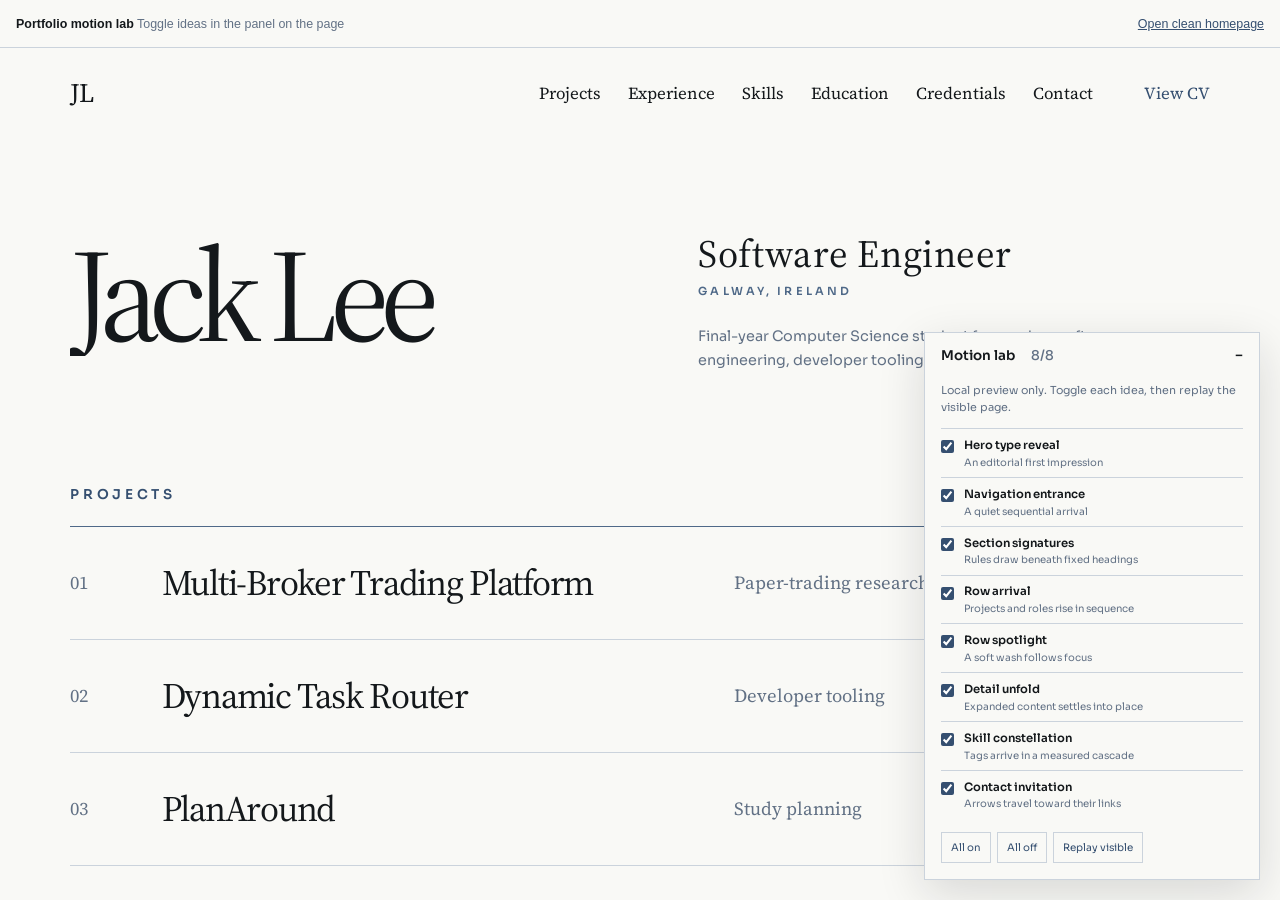
<file: motion-lab.html>
<!doctype html>
<html lang="en">
  <head>
    <meta charset="UTF-8" />
    <meta name="viewport" content="width=device-width, initial-scale=1.0" />
    <title>Motion Lab | Jack Lee Portfolio</title>
    <style>
      :root { color-scheme: light; }
      * { box-sizing: border-box; }
      html, body { height: 100%; margin: 0; }
      body {
        display: grid;
        grid-template-rows: auto minmax(0, 1fr);
        background: #f9f9f6;
        color: #14181b;
        font-family: Arial, sans-serif;
      }
      .lab-header {
        display: flex;
        align-items: center;
        justify-content: space-between;
        gap: 1rem;
        min-height: 3rem;
        padding: 0.55rem 1rem;
        border-bottom: 1px solid #cbd3dc;
        font-size: 0.78rem;
      }
      .lab-header strong { font-weight: 600; }
      .lab-header span { color: #627185; }
      .lab-header a { color: #354f70; white-space: nowrap; }
      iframe { width: 100%; height: 100%; border: 0; }
      @media (max-width: 600px) {
        .lab-header span { display: none; }
      }
    </style>
  </head>
  <body>
    <header class="lab-header">
      <div><strong>Portfolio motion lab</strong> <span>Toggle ideas in the panel on the page</span></div>
      <a href="index.html">Open clean homepage</a>
    </header>
    <iframe src="index.html?motion-lab=1" title="Portfolio animation showcase"></iframe>
  </body>
</html>
</file>
<file: assets/css/styles.css>
:root {
  --bg: #f4f3ef;
  --surface: #fcfbf7;
  --surface-alt: #e8edf0;
  --text: #162c45;
  --muted: #506070;
  --accent: #17324d;
  --accent-strong: #0e2439;
  --border: #cbd4db;
  --shadow: 0 10px 30px rgba(23, 50, 77, 0.08);
}

* {
  box-sizing: border-box;
}

html {
  scroll-behavior: smooth;
}

body {
  margin: 0;
  font-family: "Source Serif 4", Georgia, serif;
  color: var(--text);
  background:
    linear-gradient(115deg,
      #e2e9ef 0%,
      var(--bg) 24%,
      #edf1f4 46%,
      #e4ebf1 68%,
      var(--bg) 88%,
      #e8eef3 100%);
  background-size: 240% 240%;
  animation: bg-drift 34s ease-in-out infinite alternate;
  line-height: 1.65;
}

@keyframes bg-drift {
  0% {
    background-position: 0% 0%;
  }
  100% {
    background-position: 100% 40%;
  }
}

h1,
h2,
h3,
.brand,
.button {
  font-family: "Sora", "Avenir Next", sans-serif;
  letter-spacing: -0.02em;
}

h1,
h2,
h3,
p {
  margin-top: 0;
}

.container {
  width: min(980px, 92vw);
  margin: 0 auto;
}

.section {
  padding: 3.5rem 0;
}

/* Section padding already clears most of the sticky header. */
main[id],
section[id] {
  scroll-margin-top: 1.5rem;
}

.skip-link {
  position: fixed;
  top: 0.75rem;
  left: 1rem;
  z-index: 200;
  padding: 0.6rem 0.85rem;
  border: 1px solid var(--border);
  border-radius: 999px;
  color: var(--text);
  background: var(--surface);
  font-family: "Sora", "Avenir Next", sans-serif;
  font-weight: 600;
  text-decoration: none;
  transform: translateY(-150%);
}

.skip-link:focus-visible {
  transform: translateY(0);
}

.section.alt {
  background: linear-gradient(
    160deg,
    color-mix(in srgb, var(--surface-alt) 40%, transparent) 0%,
    color-mix(in srgb, var(--surface-alt) 74%, white) 26%,
    color-mix(in srgb, var(--surface-alt) 74%, white) 74%,
    color-mix(in srgb, var(--surface-alt) 40%, transparent) 100%
  );
  background-size: 150% 150%;
  border-top: 1px solid var(--border);
  border-bottom: 1px solid var(--border);
  animation: alt-drift 22s ease-in-out infinite alternate;
}

@keyframes alt-drift {
  0% {
    background-position: 0% 0%;
  }
  100% {
    background-position: 100% 100%;
  }
}

.site-header {
  position: sticky;
  top: 0;
  z-index: 100;
  backdrop-filter: blur(10px);
  background: rgba(244, 243, 239, 0.86);
  border-bottom: 1px solid var(--border);
}

.header-inner {
  display: flex;
  align-items: center;
  justify-content: space-between;
  min-height: 4rem;
}

.brand {
  font-weight: 700;
  text-decoration: none;
  color: var(--text);
}

.site-nav {
  display: flex;
  gap: 1rem;
}

.site-nav a {
  text-decoration: none;
  color: var(--text);
  padding: 0.35rem 0.6rem;
  border-radius: 999px;
}

.site-nav a:hover,
.site-nav a:focus-visible {
  background: var(--surface-alt);
  outline: none;
}

.site-nav a.is-active {
  background: var(--surface-alt);
  text-decoration: underline;
  text-decoration-color: color-mix(in srgb, var(--accent) 55%, transparent);
  text-decoration-thickness: 2px;
  text-underline-offset: 4px;
}

a:focus-visible,
.button:focus-visible,
summary:focus-visible,
.nav-toggle:focus-visible {
  outline: 3px solid color-mix(in srgb, var(--accent) 72%, white);
  outline-offset: 3px;
}

.nav-toggle {
  display: none;
  place-content: center;
  min-width: 44px;
  min-height: 44px;
  padding: 0.5rem;
  background: transparent;
  border: 0;
  cursor: pointer;
}

.nav-toggle span {
  display: block;
  width: 22px;
  height: 2px;
  background: var(--text);
  margin: 3px 0;
}

.hero {
  padding-top: 4.25rem;
}

.eyebrow {
  text-transform: uppercase;
  font-size: 0.72rem;
  letter-spacing: 0.12em;
  color: var(--accent-strong);
  margin-bottom: 0.8rem;
}

h1 {
  font-size: clamp(2rem, 5vw, 3.4rem);
  max-width: 18ch;
  line-height: 1.1;
  margin-bottom: 1rem;
}

.lead {
  max-width: 90ch;
  color: var(--muted);
}

p,
li {
  max-width: 100ch;
}

.hero-actions {
  display: flex;
  gap: 0.8rem;
  margin-top: 1.5rem;
}

.button {
  display: inline-block;
  text-decoration: none;
  border-radius: 999px;
  padding: 0.7rem 1.05rem;
  font-weight: 600;
  border: 1px solid transparent;
}

.button.primary {
  background: var(--accent);
  color: var(--surface);
}

.button.primary:hover,
.button.primary:focus-visible {
  background: var(--accent-strong);
}

.button.ghost {
  border-color: var(--border);
  color: var(--text);
  background: var(--surface);
}

.button.ghost:hover,
.button.ghost:focus-visible {
  border-color: var(--accent);
}

h2 {
  display: inline-block;
  font-size: clamp(1.5rem, 3vw, 2.1rem);
  margin-bottom: 1.2rem;
  padding-left: 10px;
}

.section h2::after {
  content: "";
  display: block;
  width: 80%;
  height: 2px;
  margin-top: 0.275rem;
  background: var(--accent);
  transform: scaleX(0);
  transform-origin: left center;
  transition: transform 1400ms cubic-bezier(0.25, 1, 0.5, 1);
}

.section.in-view h2::after {
  transform: scaleX(1);
}

@keyframes section-underline-draw {
  from {
    transform: scaleX(0);
  }

  to {
    transform: scaleX(1);
  }
}

.section.nav-target h2::after {
  animation: section-underline-draw 1400ms cubic-bezier(0.25, 1, 0.5, 1) both;
}

.timeline,
.grid {
  display: grid;
  gap: 1rem;
}

.grid {
  grid-template-columns: 1fr;
}

.card {
  background: var(--surface);
  border: 1px solid var(--border);
  border-radius: 16px;
  padding: 1rem 1.15rem;
  box-shadow: var(--shadow);
}

.featured-project {
  background: color-mix(in srgb, var(--surface) 72%, var(--surface-alt));
  padding: 1.3rem 1.4rem;
}

.card-head {
  margin-bottom: 0.7rem;
}

#education .card + .card {
  margin-top: 1rem;
}

.meta {
  color: var(--muted);
  font-size: 0.95rem;
}

.credential-intro {
  color: var(--muted);
  max-width: 86ch;
  margin-bottom: 0;
}

.credential-intro a {
  font-family: "Sora", "Avenir Next", sans-serif;
  font-size: 0.92em;
  font-weight: 600;
  white-space: nowrap;
}

.letter-workspace {
  display: grid;
  grid-template-columns: minmax(0, 0.9fr) minmax(0, 1.1fr);
  gap: 1rem;
  align-items: start;
}

.letter-form {
  display: grid;
  grid-template-columns: repeat(2, minmax(0, 1fr));
  gap: 0.9rem;
}

.form-field {
  display: grid;
  gap: 0.35rem;
}

.form-field-wide {
  grid-column: 1 / -1;
}

.form-field label {
  font-family: "Sora", "Avenir Next", sans-serif;
  font-size: 0.9rem;
  font-weight: 600;
}

.form-field label span {
  color: var(--muted);
  font-family: "Source Serif 4", Georgia, serif;
  font-size: 0.92em;
  font-weight: 400;
}

.form-field input,
.form-field select,
.form-field textarea,
.letter-output textarea {
  width: 100%;
  border: 1px solid var(--border);
  border-radius: 8px;
  padding: 0.65rem 0.75rem;
  color: var(--text);
  background: var(--surface);
  font: inherit;
  line-height: 1.5;
}

.form-field textarea,
.letter-output textarea {
  resize: vertical;
}

.form-field input:focus,
.form-field select:focus,
.form-field textarea:focus,
.letter-output textarea:focus {
  outline: 3px solid color-mix(in srgb, var(--accent) 45%, white);
  outline-offset: 2px;
  border-color: var(--accent);
}

.letter-output-heading {
  display: flex;
  align-items: flex-start;
  justify-content: space-between;
  gap: 0.75rem;
  margin-bottom: 0.8rem;
}

.letter-output-heading .eyebrow {
  margin-bottom: 0.35rem;
}

.letter-output-heading h2 {
  margin-bottom: 0;
}

.letter-output .button {
  flex: none;
}

.letter-output textarea {
  min-height: 29rem;
}

.letter-output .meta {
  margin: 0.8rem 0 0;
}

.letter-match {
  margin-top: 1rem;
  padding-top: 1rem;
  border-top: 1px solid var(--border);
}

.letter-match h3 {
  margin: 0 0 0.35rem;
  font-family: "Sora", "Avenir Next", sans-serif;
  font-size: 1rem;
}

.letter-match .eyebrow {
  margin-bottom: 0.3rem;
}

.letter-match p:not(.eyebrow):not(.meta) {
  margin: 0;
}

.keyword-list {
  display: flex;
  flex-wrap: wrap;
  gap: 0.45rem;
  margin: 0.75rem 0;
  padding: 0;
  list-style: none;
}

.keyword-list li {
  border: 1px solid color-mix(in srgb, var(--accent) 35%, var(--border));
  border-radius: 999px;
  padding: 0.25rem 0.55rem;
  color: var(--accent-strong);
  font-family: "Sora", "Avenir Next", sans-serif;
  font-size: 0.8rem;
  font-weight: 600;
}

.project-chips {
  display: flex;
  flex-wrap: wrap;
  gap: 0.45rem;
  margin: 0.65rem 0 0;
  padding: 0;
  list-style: none;
}

.project-chips li {
  border: 1px solid color-mix(in srgb, var(--accent) 30%, var(--border));
  border-radius: 999px;
  padding: 0.22rem 0.55rem;
  color: var(--accent-strong);
  background: color-mix(in srgb, var(--surface) 78%, var(--surface-alt));
  font-family: "Sora", "Avenir Next", sans-serif;
  font-size: 0.78rem;
  font-weight: 600;
  transition:
    border-color 180ms ease-out,
    background 180ms ease-out;
}

.project-links {
  margin: 0.7rem 0 0;
  font-family: "Sora", "Avenir Next", sans-serif;
  font-size: 0.9rem;
  font-weight: 600;
}

.project-links a {
  text-decoration: none;
}

.project-links a:hover,
.project-links a:focus-visible {
  text-decoration: underline;
}

.project-card {
  transition:
    transform 220ms ease-out,
    border-color 220ms ease-out,
    box-shadow 220ms ease-out;
}

.project-card:hover,
.project-card:focus-within {
  transform: translateY(-4px);
  border-color: color-mix(in srgb, var(--accent) 45%, var(--border));
  box-shadow: 0 14px 34px rgba(23, 50, 77, 0.14);
}

.project-card:hover .project-chips li,
.project-card:focus-within .project-chips li {
  border-color: color-mix(in srgb, var(--accent) 45%, var(--border));
  background: var(--surface);
}

.skills-groups {
  display: grid;
  grid-template-columns: repeat(2, minmax(250px, 1fr));
  gap: 1rem;
  padding-right: 75px;
}

.skill-group {
  background: var(--surface);
  border: 1px solid var(--border);
  border-radius: 12px;
  padding: 0.9rem 1rem;
  box-shadow: var(--shadow);
}

.skill-group > p {
  margin: 0 0 0.55rem;
  font-family: "Sora", "Avenir Next", sans-serif;
  font-size: 0.92rem;
  letter-spacing: -0.01em;
}

.skill-group .project-chips {
  margin-top: 0;
}

/* Keep every employment date on the same visual level in the shared timeline. */
.timeline .meta {
  font-weight: 600;
}

.project-context {
  color: var(--muted);
  font-size: 0.78em;
  font-weight: 500;
  letter-spacing: 0;
  white-space: nowrap;
}

.project-title-link {
  color: inherit;
  text-decoration: underline;
  text-underline-offset: 4px;
  text-decoration-thickness: 1px;
}

.project-title-link:hover,
.project-title-link:focus-visible {
  color: var(--accent);
}

.skills-list {
  list-style: none;
  padding: 0;
  margin: 0;
  display: grid;
  grid-template-columns: 1fr;
  gap: 0.6rem;
}

.skills-list li {
  max-width: none;
  background: var(--surface);
  border: 1px solid var(--border);
  border-radius: 10px;
  padding: 0.75rem;
}

.cert-areas {
  display: grid;
  gap: 1rem;
}

.cert-area-group {
  list-style: none;
  background: var(--surface);
  border: 1px solid var(--border);
  border-radius: 16px;
  box-shadow: var(--shadow);
  overflow: clip;
}

.cert-area-group > summary {
  list-style: none;
  display: flex;
  flex-direction: column;
  gap: 0.25rem;
  padding: 0.95rem 1rem;
  cursor: pointer;
  position: relative;
}

.cert-area-group > summary::-webkit-details-marker {
  display: none;
}

.cert-area-group > summary::after {
  content: "+";
  position: absolute;
  right: 1rem;
  top: 50%;
  transform: translateY(-50%);
  color: var(--accent-strong);
  font-weight: 700;
}

.cert-area-group[open] > summary::after {
  content: "-";
}

.cert-overview {
  display: grid;
  grid-template-columns: repeat(auto-fit, minmax(260px, 1fr));
  gap: 0.8rem;
  align-items: start;
  padding: 0.8rem 1rem 1rem;
  border-top: 1px solid var(--border);
}

.cert-category-heading {
  grid-column: 1 / -1;
  display: flex;
  flex-direction: column;
  gap: 0.15rem;
  padding: 0.8rem 0 0.1rem;
  border-bottom: 1px solid var(--border);
}

.cert-card {
  border: 1px solid var(--border);
  border-radius: 12px;
  background: var(--surface);
  overflow: clip;
  align-self: start;
}

.cert-card summary {
  list-style: none;
  display: flex;
  flex-direction: column;
  gap: 0.2rem;
  padding: 0.8rem 0.9rem;
  cursor: pointer;
  position: relative;
}

.cert-card summary::-webkit-details-marker {
  display: none;
}

.cert-card summary::after {
  content: "+";
  position: absolute;
  right: 1rem;
  top: 50%;
  transform: translateY(-50%);
  color: var(--accent-strong);
  font-weight: 700;
}

.cert-card[open] summary::after {
  content: "-";
}

.cert-title {
  font-family: "Sora", "Avenir Next", sans-serif;
  font-weight: 600;
  margin-bottom: 0.2rem;
}

.reveal {
  opacity: 0;
  transform: translateY(12px);
  transition:
    opacity 340ms ease-out,
    transform 340ms ease-out;
  transition-delay: var(--reveal-delay, 0ms);
}

.reveal.in-view {
  opacity: 1;
  transform: translateY(0);
}

.section.nav-reveal.reveal {
  transition:
    opacity 220ms ease-out,
    transform 220ms ease-out;
  transition-delay: 0ms;
}

.cert-meta {
  color: var(--muted);
  font-size: 0.95rem;
}

.cert-detail {
  border-top: 1px solid var(--border);
  padding: 0.75rem 0.9rem 0.9rem;
  font-size: 0.95rem;
}

.cert-badge-image {
  display: block;
  width: min(180px, 100%);
  height: auto;
  margin: 0.35rem 0 0.65rem;
}

a {
  color: var(--accent-strong);
}

.site-footer {
  border-top: 1px solid var(--border);
  padding: 1.35rem 0;
  color: var(--muted);
}

.footer-inner {
  display: flex;
  align-items: center;
  justify-content: space-between;
  gap: 1rem;
}

.site-footer p {
  margin: 0;
}

.site-footer a {
  color: var(--muted);
  font-weight: 600;
}

@media (max-width: 760px) {
  .nav-toggle {
    display: block;
  }

  .site-nav {
    position: absolute;
    right: 4vw;
    top: 4rem;
    background: var(--surface);
    border: 1px solid var(--border);
    border-radius: 12px;
    padding: 0.5rem;
    display: none;
    flex-direction: column;
    min-width: 190px;
    box-shadow: var(--shadow);
  }

  .site-nav.is-open {
    display: flex;
  }

  .hero-actions {
    flex-wrap: wrap;
  }

  .letter-workspace {
    grid-template-columns: 1fr;
  }

  .featured-project {
    padding: 1.15rem;
  }

  .letter-form {
    grid-template-columns: 1fr;
  }

  .form-field-wide {
    grid-column: auto;
  }

  .footer-inner {
    align-items: flex-start;
    flex-direction: column;
    gap: 0.45rem;
  }

  .cert-area-group > summary::after {
    right: 0.85rem;
  }
}

@media print {
  .site-header,
  .hero-actions,
  .nav-toggle {
    display: none;
  }

  body {
    background: #fff;
    color: #000;
  }

  .section {
    padding: 1rem 0;
  }

  .card,
  .skills-list li {
    box-shadow: none;
    border: 1px solid #bbb;
  }
}

@media (prefers-reduced-motion: reduce) {
  html {
    scroll-behavior: auto;
  }

  body,
  .section.alt {
    animation: none;
  }

  body {
    background-position: 50% 50%;
  }

  .section.alt {
    background-position: 50% 50%;
  }

  .reveal {
    opacity: 1;
    transform: none;
    transition: none;
  }

  .section h2::after {
    transform: scaleX(1);
    transition: none;
  }

  .section.nav-target h2::after {
    animation: none;
  }

  .project-card,
  .project-card:hover,
  .project-card:focus-within {
    transform: none;
    transition: none;
  }

  .project-chips li {
    transition: none;
  }
}

/* Quiet editorial layout for the portfolio homepage. */
.portfolio-home {
  --bg: #f9f9f6;
  --surface: #f9f9f6;
  --text: #14181b;
  --muted: #627185;
  --accent: #4f6988;
  --accent-strong: #354f70;
  --border: #cbd3dc;
  background: var(--bg);
  animation: none;
  line-height: 1.5;
}

.portfolio-home .container {
  width: min(1488px, calc(100% - clamp(48px, 11vw, 176px)));
}

.portfolio-home .site-header {
  background: var(--bg);
  border-bottom: 0;
  backdrop-filter: none;
}

.portfolio-home .header-inner {
  min-height: 5.75rem;
}

.portfolio-home .brand,
.cover-letter-page .brand {
  font-family: "Source Serif 4", Georgia, serif;
  font-size: 1.65rem;
  font-weight: 400;
  letter-spacing: -0.055em;
}

.portfolio-home .site-nav {
  gap: clamp(0.7rem, 2.1vw, 2.25rem);
  align-items: center;
}

.portfolio-home .site-nav a {
  padding: 0.35rem 0;
  border-radius: 0;
  font-size: 1.05rem;
  white-space: nowrap;
}

.portfolio-home .site-nav a:hover,
.portfolio-home .site-nav a:focus-visible,
.portfolio-home .site-nav a.is-active {
  color: var(--accent-strong);
  background: transparent;
  text-decoration: underline;
  text-decoration-thickness: 1px;
  text-underline-offset: 0.35rem;
}

.portfolio-home .site-nav .nav-cv {
  color: var(--accent-strong);
  margin-left: clamp(0.2rem, 2vw, 1.5rem);
}

.portfolio-home .nav-toggle {
  color: var(--accent-strong);
  font-family: "Source Serif 4", Georgia, serif;
  font-size: 1.2rem;
}

.portfolio-home .section {
  padding: 4.5rem 0;
}

.portfolio-home .section.alt {
  background: transparent;
  border: 0;
  animation: none;
}

.portfolio-home .hero {
  padding: clamp(4rem, 6vw, 6.5rem) 0 2.5rem;
}

.portfolio-home .hero-layout {
  display: grid;
  grid-template-columns: 1fr 0.95fr;
  align-items: center;
  column-gap: clamp(3rem, 7vw, 8rem);
}

.portfolio-home h1 {
  max-width: none;
  margin: 0;
  font-family: "Source Serif 4", Georgia, serif;
  font-size: clamp(6rem, 10.3vw, 11rem);
  font-weight: 400;
  letter-spacing: -0.075em;
  line-height: 0.92;
  white-space: nowrap;
}

.portfolio-home .hero-intro {
  padding-top: 1rem;
}

.portfolio-home .hero-role {
  margin: 0;
  font-size: clamp(2rem, 3vw, 3rem);
  letter-spacing: 0.015em;
  line-height: 1.1;
}

.portfolio-home .hero-location {
  margin: 0.5rem 0 1.5rem;
  color: var(--accent);
  font-family: "Sora", "Avenir Next", sans-serif;
  font-size: 0.7rem;
  font-weight: 600;
  letter-spacing: 0.28em;
  text-transform: uppercase;
}

.portfolio-home .hero-description {
  max-width: 48ch;
  margin: 0;
  color: var(--muted);
  font-family: "Sora", "Avenir Next", sans-serif;
  font-size: 0.9rem;
  line-height: 1.7;
}

.portfolio-home h2 {
  display: block;
  margin: 0;
  padding: 0 0 1.3rem;
  border-bottom: 1px solid var(--border);
  color: var(--accent-strong);
  font-family: "Sora", "Avenir Next", sans-serif;
  font-size: 0.75rem;
  font-weight: 600;
  letter-spacing: 0.27em;
  line-height: 1.5;
  text-transform: uppercase;
}

.portfolio-home #projects h2,
.portfolio-home #experience h2 {
  font-size: 0.85rem;
}

.portfolio-home .section h2::after {
  display: none;
}

.portfolio-home .editorial-row {
  border-bottom: 1px solid var(--border);
}

.portfolio-home .editorial-row summary {
  display: grid;
  grid-template-columns: minmax(50px, 0.12fr) minmax(0, 1fr) minmax(170px, 0.78fr) 1.5rem;
  align-items: center;
  gap: clamp(1rem, 2vw, 2.5rem);
  min-height: 7rem;
  padding: 1.2rem 0;
  list-style: none;
  cursor: pointer;
}

.portfolio-home .editorial-row summary::-webkit-details-marker {
  display: none;
}

.portfolio-home .row-number,
.portfolio-home .row-descriptor,
.portfolio-home .row-date {
  color: var(--muted);
  font-size: clamp(1rem, 1.45vw, 1.4rem);
}

.portfolio-home .row-title {
  color: var(--text);
  font-size: clamp(1.75rem, 2.8vw, 3rem);
  letter-spacing: -0.035em;
  line-height: 1.15;
}

.portfolio-home .row-title small {
  display: block;
  margin-top: 0.45rem;
  color: var(--accent);
  font-family: "Sora", "Avenir Next", sans-serif;
  font-size: 0.64rem;
  font-weight: 600;
  letter-spacing: 0.28em;
  text-transform: uppercase;
}

.portfolio-home .row-arrow {
  color: var(--accent);
  font-size: 1.75rem;
  line-height: 1;
  text-align: right;
  transition: transform 180ms ease-out;
}

.portfolio-home .editorial-row summary:hover .row-title,
.portfolio-home .editorial-row summary:focus-visible .row-title {
  color: var(--accent-strong);
}

.portfolio-home .editorial-row[open] .row-arrow {
  transform: rotate(90deg);
}

.portfolio-home .row-detail {
  max-width: 78ch;
  margin: 0 0 2.5rem 11%;
  color: #364454;
  font-size: 1.05rem;
  line-height: 1.65;
}

.portfolio-home .project-row .row-detail {
  max-width: min(80%, calc(100% - 4rem));
}

.portfolio-home .project-experiment {
  max-width: 78ch;
  padding-top: 1.8rem;
  color: var(--muted);
  font-size: 0.95rem;
  line-height: 1.6;
}

.portfolio-home .project-experiment-label {
  margin: 0 0 0.45rem;
  color: var(--accent-strong);
  font-family: "Sora", "Avenir Next", sans-serif;
  font-size: 0.7rem;
  font-weight: 600;
  letter-spacing: 0.16em;
  text-transform: uppercase;
}

.portfolio-home .project-experiment p:last-child {
  margin: 0;
}

.portfolio-home .project-experiment strong {
  color: var(--text);
}

.portfolio-home .project-experiment a {
  color: var(--accent-strong);
  white-space: nowrap;
}

.portfolio-home .row-detail p {
  margin-bottom: 0.8rem;
}

.portfolio-home .row-detail ul:not(.project-chips) {
  margin: 0.9rem 0;
  padding-left: 1.4rem;
}

.portfolio-home .row-detail ul:not(.project-chips) li + li {
  margin-top: 0.4rem;
}

.portfolio-home .row-detail .project-chips {
  gap: 0.3rem 1rem;
  margin-top: 1.3rem;
}

.portfolio-home .row-detail .project-chips li {
  margin: 0;
  padding: 0;
  border: 0;
  border-radius: 0;
  color: var(--muted);
  background: transparent;
  font-family: "Sora", "Avenir Next", sans-serif;
  font-size: 0.78rem;
  font-weight: 500;
}

.portfolio-home .project-links a,
.portfolio-home .credential-summary a,
.portfolio-home .contact-links a {
  color: var(--accent-strong);
  text-decoration: none;
}

.portfolio-home .project-links a:hover,
.portfolio-home .credential-summary a:hover,
.portfolio-home .contact-links a:hover {
  text-decoration: underline;
  text-underline-offset: 0.3rem;
}

.portfolio-home .skills-groups {
  grid-template-columns: repeat(4, minmax(0, 1fr));
  gap: 0;
  padding: 2.2rem 0 0;
}

.portfolio-home .skill-group {
  min-width: 0;
  padding: 0 2rem;
  border: 0;
  border-right: 1px solid var(--border);
  border-radius: 0;
  background: transparent;
  box-shadow: none;
}

.portfolio-home .skill-group:first-child {
  padding-left: 0;
}

.portfolio-home .skill-group:last-child {
  padding-right: 0;
  border-right: 0;
}

.portfolio-home .skill-group > p {
  margin-bottom: 1rem;
  font-family: "Source Serif 4", Georgia, serif;
  font-size: clamp(1.5rem, 2.2vw, 2.2rem);
  font-weight: 400;
  letter-spacing: -0.035em;
  line-height: 1.15;
}

.portfolio-home .skill-group > p strong {
  font-weight: 400;
}

.portfolio-home .skill-group .project-chips {
  display: flex;
  flex-wrap: wrap;
  gap: 0.5rem;
}

.portfolio-home .skill-group .project-chips li {
  max-width: 100%;
  margin: 0;
  padding: 0.25rem 0.65rem;
  border: 1px solid var(--border);
  border-radius: 999px;
  color: var(--accent-strong);
  background: var(--surface);
  font-family: "Sora", "Avenir Next", sans-serif;
  font-size: 0.78rem;
  font-weight: 500;
  line-height: 1.4;
}

.portfolio-home .education-row summary,
.portfolio-home .additional-row summary {
  grid-template-columns: minmax(50px, 0.12fr) minmax(0, 1fr) minmax(170px, 0.6fr) auto 1.5rem;
}

.portfolio-home .education-row .row-title,
.portfolio-home .additional-row .row-title {
  font-size: clamp(1.55rem, 2.2vw, 2.3rem);
}

.portfolio-home .education-results {
  display: grid;
  grid-template-columns: repeat(2, minmax(0, 1fr));
  gap: 1.5rem;
  margin: 1.2rem 0 1.1rem;
}

.portfolio-home .education-results > div {
  padding-top: 0.7rem;
  border-top: 1px solid var(--border);
}

.portfolio-home .education-results dt,
.portfolio-home .education-label {
  color: var(--muted);
  font-family: "Sora", "Avenir Next", sans-serif;
  font-size: 0.72rem;
  font-weight: 600;
  letter-spacing: 0.12em;
  text-transform: uppercase;
}

.portfolio-home .education-results dd {
  display: flex;
  flex-direction: column;
  margin: 0.35rem 0 0;
  line-height: 1.35;
}

.portfolio-home .education-results dd strong {
  color: var(--text);
  font-size: 1.45rem;
  font-weight: 500;
}

.portfolio-home .education-results dd span {
  color: var(--muted);
  font-size: 0.9rem;
}

.portfolio-home .education-row .education-label {
  padding-top: 1rem;
  border-top: 1px solid var(--border);
  margin-bottom: 0.4rem;
}

.portfolio-home .education-row .row-detail .education-modules {
  display: grid;
  grid-template-columns: repeat(2, minmax(0, 1fr));
  gap: 0 1.5rem;
  margin: 0;
  padding: 0;
  list-style: none;
}

.portfolio-home .education-modules li {
  display: flex;
  justify-content: space-between;
  gap: 0.75rem;
  padding: 0.45rem 0;
  border-bottom: 1px solid var(--border);
}

.portfolio-home .row-detail .education-modules li + li {
  margin-top: 0;
}

.portfolio-home .education-modules li span:last-child {
  flex: none;
  color: var(--accent-strong);
  font-family: "Sora", "Avenir Next", sans-serif;
  font-size: 0.85rem;
  font-weight: 600;
}

.portfolio-home .row-date {
  white-space: nowrap;
  text-align: right;
}

.portfolio-home .credential-summary {
  display: flex;
  align-items: center;
  justify-content: space-between;
  gap: 2rem;
  padding: 1.6rem 0;
  border-bottom: 1px solid var(--border);
  color: var(--muted);
  font-size: 1.3rem;
}

.portfolio-home .credential-summary p {
  margin: 0;
}

.portfolio-home .credential-summary a {
  white-space: nowrap;
}

.portfolio-home .outside-work {
  margin: 2.5rem 0 0;
}

.portfolio-home .outside-work h3 {
  margin: 0 0 1.3rem;
  color: var(--accent-strong);
  font-family: "Source Serif 4", Georgia, serif;
  font-size: clamp(1.7rem, 2.3vw, 2.3rem);
  font-weight: 400;
  letter-spacing: -0.035em;
}

.portfolio-home .outside-work-areas {
  display: grid;
  grid-template-columns: repeat(3, minmax(0, 1fr));
  gap: clamp(1.5rem, 4vw, 4rem);
}

.portfolio-home .outside-work-areas > div {
  padding-top: 1rem;
  border-top: 1px solid var(--border);
}

.portfolio-home .outside-work-areas h4 {
  margin: 0 0 0.55rem;
  color: var(--accent-strong);
  font-family: "Sora", "Avenir Next", sans-serif;
  font-size: 0.72rem;
  font-weight: 600;
  letter-spacing: 0.16em;
  text-transform: uppercase;
}

.portfolio-home .outside-work-areas p {
  margin: 0;
  color: var(--muted);
  font-size: 1rem;
  line-height: 1.65;
}

.portfolio-home .contact-email {
  display: flex;
  align-items: center;
  justify-content: space-between;
  gap: 1rem;
  padding: 1.75rem 0 2rem;
  border-bottom: 1px solid var(--border);
  color: var(--text);
  font-size: clamp(2.5rem, 6.5vw, 7rem);
  letter-spacing: -0.06em;
  line-height: 1.1;
  text-decoration: none;
  overflow-wrap: anywhere;
}

.portfolio-home .contact-email:hover {
  color: var(--accent-strong);
}

.portfolio-home .contact-email span {
  color: var(--accent);
  font-size: 0.55em;
  letter-spacing: 0;
}

.portfolio-home .contact-links {
  display: flex;
  flex-wrap: wrap;
  align-items: flex-start;
  gap: 1.25rem clamp(2.5rem, 5vw, 6rem);
  padding: 2rem 0 0;
  font-size: 1.3rem;
}

.portfolio-home .contact-links a {
  display: inline-flex;
  align-items: center;
}

.portfolio-home .contact-links span {
  margin-left: 0.5rem;
}

.portfolio-home .site-footer {
  border-top: 1px solid var(--border);
  padding: 2.25rem 0;
  font-size: 1rem;
}

.portfolio-home .reveal {
  opacity: 1;
  transform: none;
  transition: none;
}

.portfolio-home .site-nav a[aria-current="page"] {
  color: var(--accent-strong);
  text-decoration: underline;
  text-decoration-thickness: 1px;
  text-underline-offset: 0.35rem;
}

.portfolio-home.credentials-page .hero {
  padding-bottom: 5rem;
}

.portfolio-home.credentials-page h1 {
  margin: 0 0 1.2rem;
  font-size: clamp(4rem, 7.5vw, 7.5rem);
  letter-spacing: -0.065em;
  white-space: normal;
}

.portfolio-home.credentials-page .eyebrow {
  margin-bottom: 0.85rem;
  color: var(--accent-strong);
  font-family: "Sora", "Avenir Next", sans-serif;
  font-size: 0.72rem;
  font-weight: 600;
  letter-spacing: 0.27em;
}

.portfolio-home.credentials-page .lead {
  max-width: 68ch;
  margin: 0;
  color: var(--muted);
  font-size: 1.2rem;
  line-height: 1.6;
}

.portfolio-home.credentials-page .cert-areas {
  gap: 0;
  margin-top: 4rem;
  border-top: 1px solid var(--border);
}

.portfolio-home.credentials-page .cert-area-group {
  border: 0;
  border-bottom: 1px solid var(--border);
  border-radius: 0;
  background: transparent;
  box-shadow: none;
  overflow: visible;
}

.portfolio-home.credentials-page .cert-area-group > summary {
  gap: 0.3rem;
  padding: 1.6rem 2.5rem 1.6rem 0;
}

.portfolio-home.credentials-page .cert-area-group > summary .cert-title {
  margin: 0;
  color: var(--text);
  font-family: "Source Serif 4", Georgia, serif;
  font-size: clamp(1.65rem, 2.5vw, 2.5rem);
  font-weight: 400;
  letter-spacing: -0.035em;
  line-height: 1.15;
}

.portfolio-home.credentials-page .cert-area-group > summary .cert-meta {
  color: var(--muted);
  font-size: 1rem;
}

.portfolio-home.credentials-page .cert-area-group > summary::after {
  content: "→";
  right: 0;
  font-size: 1.6rem;
  font-weight: 400;
}

.portfolio-home.credentials-page .cert-area-group[open] > summary::after {
  content: "↓";
}

.portfolio-home.credentials-page .cert-overview {
  grid-template-columns: 1fr;
  gap: 0;
  padding: 0 0 1.5rem;
  border-top: 0;
}

.portfolio-home.credentials-page .cert-card {
  border: 0;
  border-bottom: 1px solid var(--border);
  border-radius: 0;
  background: transparent;
  overflow: visible;
}

.portfolio-home.credentials-page .cert-card summary {
  padding: 1rem 2rem 1rem 0;
}

.portfolio-home.credentials-page .cert-card .cert-title {
  margin: 0;
  color: var(--text);
  font-family: "Source Serif 4", Georgia, serif;
  font-size: 1.2rem;
  font-weight: 500;
}

.portfolio-home.credentials-page .cert-card summary::after {
  right: 0;
  font-weight: 400;
}

.portfolio-home.credentials-page .cert-detail {
  padding: 0.7rem 0 1rem;
}

@media (max-width: 1150px) {
  .portfolio-home .hero-layout {
    grid-template-columns: 1fr;
    gap: 2rem;
  }

  .portfolio-home h1 {
    font-size: clamp(5rem, 12vw, 9rem);
  }

  .portfolio-home .hero-intro {
    padding-top: 0;
  }
}

@media (max-width: 950px) {
  .portfolio-home .nav-toggle {
    display: inline-flex;
    align-items: center;
    justify-content: center;
  }

  .portfolio-home .site-nav {
    position: absolute;
    top: 5.75rem;
    right: max(24px, 5.5vw);
    display: none;
    flex-direction: column;
    align-items: stretch;
    gap: 0;
    min-width: 220px;
    padding: 0.8rem 1.2rem;
    border: 1px solid var(--border);
    border-radius: 0;
    background: var(--bg);
    box-shadow: none;
  }

  .portfolio-home .site-nav.is-open {
    display: flex;
  }

  .portfolio-home .site-nav a {
    padding: 0.55rem 0;
  }

  .portfolio-home .site-nav .nav-cv {
    margin: 0.4rem 0 0;
    border-top: 1px solid var(--border);
  }

  .portfolio-home .editorial-row summary {
    grid-template-columns: 3rem minmax(0, 1fr) 1.5rem;
    gap: 1rem;
  }

  .portfolio-home .row-descriptor {
    grid-column: 2;
    margin-top: -0.5rem;
  }

  .portfolio-home .row-arrow,
  .portfolio-home .row-date {
    grid-column: 3;
    grid-row: 1;
  }

  .portfolio-home .education-row summary,
  .portfolio-home .additional-row summary {
    grid-template-columns: 3rem minmax(0, 1fr) auto 1.5rem;
  }

  .portfolio-home .education-row .row-arrow,
  .portfolio-home .additional-row .row-arrow {
    grid-column: 4;
    grid-row: 1;
  }

  .portfolio-home .row-detail {
    margin-left: 4rem;
  }

  .portfolio-home .skills-groups {
    grid-template-columns: repeat(2, minmax(0, 1fr));
    gap: 2rem 0;
  }

  .portfolio-home .skill-group:nth-child(2) {
    border-right: 0;
  }

  .portfolio-home .skill-group:nth-child(3) {
    padding-left: 0;
  }

  .portfolio-home .outside-work-areas {
    grid-template-columns: repeat(2, minmax(0, 1fr));
  }
}

@media (max-width: 600px) {
  .portfolio-home .header-inner {
    min-height: 4.75rem;
  }

  .portfolio-home .site-nav {
    top: 4.75rem;
  }

  .portfolio-home .section {
    padding: 3.3rem 0;
  }

  .portfolio-home:not(.credentials-page) .section {
    padding: 2rem 0;
  }

  .portfolio-home .hero {
    padding-top: 4.5rem;
    padding-bottom: 1rem;
  }

  .portfolio-home .hero-layout {
    gap: 1.75rem;
  }

  .portfolio-home h1 {
    font-size: clamp(4.2rem, 16vw, 6rem);
    letter-spacing: -0.08em;
  }

  .portfolio-home .hero-role {
    font-size: clamp(1.8rem, 7vw, 2.5rem);
  }

  .portfolio-home .hero-description {
    font-size: 0.82rem;
  }

  .portfolio-home .editorial-row summary {
    grid-template-columns: minmax(0, 1fr) 1.5rem;
    min-height: 0;
    gap: 0.4rem 0.8rem;
    padding: 1.25rem 0;
  }

  .portfolio-home .row-number {
    grid-column: 1;
    grid-row: 1;
  }

  .portfolio-home .row-title {
    grid-column: 1;
    grid-row: 2;
    font-size: clamp(1.7rem, 7vw, 2.2rem);
  }

  .portfolio-home .row-descriptor {
    grid-column: 1;
    grid-row: 3;
    margin-top: 0;
  }

  .portfolio-home .row-descriptor,
  .portfolio-home .row-number,
  .portfolio-home .row-date {
    font-size: 1rem;
  }

  .portfolio-home .row-arrow {
    grid-column: 2;
    grid-row: 2;
    font-size: 1.4rem;
  }

  .portfolio-home .row-detail {
    margin: 0 0 2rem;
    font-size: 0.98rem;
  }

  .portfolio-home .project-row .row-detail {
    max-width: 100%;
  }

  .portfolio-home .education-row summary,
  .portfolio-home .additional-row summary {
    grid-template-columns: minmax(0, 1fr) auto;
  }

  .portfolio-home .education-row .row-arrow,
  .portfolio-home .additional-row .row-arrow {
    grid-column: 2;
    grid-row: 2;
  }

  .portfolio-home .education-row .row-detail,
  .portfolio-home .additional-row .row-detail {
    margin-left: 0;
  }

  .portfolio-home .education-results,
  .portfolio-home .education-row .row-detail .education-modules {
    grid-template-columns: 1fr;
  }

  .portfolio-home .education-row .row-descriptor,
  .portfolio-home .additional-row .row-descriptor {
    grid-column: 1;
  }

  .portfolio-home .row-date {
    grid-column: 2;
    grid-row: 1;
    text-align: right;
  }

  .portfolio-home .skills-groups {
    grid-template-columns: 1fr;
    gap: 2.25rem;
  }

  .portfolio-home .skill-group {
    padding: 0;
    border: 0;
  }

  .portfolio-home .skill-group > p {
    font-size: 1.4rem;
  }

  .portfolio-home .outside-work-areas {
    grid-template-columns: 1fr;
    gap: 1.5rem;
  }

  .portfolio-home .row-detail .project-chips {
    display: grid;
    grid-template-columns: repeat(2, minmax(0, 1fr));
    gap: 0.45rem 0.8rem;
  }

  .portfolio-home .credential-summary {
    align-items: flex-start;
    flex-direction: column;
    gap: 0.7rem;
    font-size: 1.1rem;
  }

  .portfolio-home .contact-email {
    font-size: clamp(2rem, 8vw, 3.5rem);
  }

  .portfolio-home .contact-links {
    gap: 1.25rem;
    font-size: 1.1rem;
  }
}

@media (max-width: 360px) {
  .portfolio-home .skills-groups {
    grid-template-columns: 1fr;
  }
}

@media (max-width: 600px) {
  .portfolio-home.credentials-page h1 {
    font-size: clamp(3.4rem, 14vw, 5.2rem);
  }

  .portfolio-home.credentials-page .lead {
    font-size: 1.05rem;
  }

  .portfolio-home.credentials-page .cert-areas {
    margin-top: 2.7rem;
  }
}

@media print {
  .portfolio-home .site-header {
    display: none;
  }

  .portfolio-home .section {
    padding: 1.5rem 0;
  }

  .portfolio-home .editorial-row {
    break-inside: avoid;
  }
}

@media (prefers-reduced-motion: reduce) {
  .portfolio-home .row-arrow {
    transition: none;
  }
}
</file>
<file: assets/css/motion-lab.css>
/* Optional portfolio motion demos. No rules apply without ?motion-lab=1. */
.motion-lab {
  --motion-ease: cubic-bezier(0.22, 1, 0.36, 1);
  --motion-ink: #4f6988;
}

.motion-lab.motion-hero.motion-started .hero.motion-seen h1 {
  animation: motion-type-reveal 780ms var(--motion-ease) both;
}

.motion-lab.motion-hero.motion-started .hero.motion-seen .hero-intro > * {
  animation: motion-soft-rise 620ms var(--motion-ease) both;
}

.motion-lab.motion-hero .hero-intro > :nth-child(1) { animation-delay: 120ms !important; }
.motion-lab.motion-hero .hero-intro > :nth-child(2) { animation-delay: 210ms !important; }
.motion-lab.motion-hero .hero-intro > :nth-child(3) { animation-delay: 300ms !important; }

@keyframes motion-type-reveal {
  from { opacity: 0; clip-path: inset(0 100% 0 0); transform: translateY(14px); }
  to { opacity: 1; clip-path: inset(0 0 0 0); transform: translateY(0); }
}

@keyframes motion-soft-rise {
  from { opacity: 0; transform: translateY(12px); }
  to { opacity: 1; transform: translateY(0); }
}

.motion-lab.motion-nav.motion-started .site-nav a {
  animation: motion-nav-enter 480ms var(--motion-ease) both;
  animation-delay: calc(80ms + var(--motion-order) * 55ms);
}

@keyframes motion-nav-enter {
  from { opacity: 0; transform: translateY(-7px); }
  to { opacity: 1; transform: translateY(0); }
}

.motion-lab.motion-sections .section h2 {
  position: relative;
}

.motion-lab.motion-sections .section h2::after {
  position: absolute;
  right: 0;
  bottom: -1px;
  left: 0;
  display: block;
  width: 100%;
  height: 1px;
  margin-top: 0;
  background: var(--motion-ink);
  content: '';
  transform: scaleX(0);
  transform-origin: left center;
}

.motion-lab.motion-sections .section.motion-seen h2::after {
  animation: motion-rule-draw 900ms var(--motion-ease) both;
}

@keyframes motion-rule-draw {
  from { transform: scaleX(0); }
  to { transform: scaleX(1); }
}

.motion-lab.motion-rows .editorial-row.motion-seen > summary {
  animation: motion-row-arrive 540ms var(--motion-ease) both;
  animation-delay: calc(var(--motion-order) * 70ms);
}

@keyframes motion-row-arrive {
  from { opacity: 0; transform: translateY(16px); }
  to { opacity: 1; transform: translateY(0); }
}

.motion-lab.motion-rowHover .editorial-row > summary {
  position: relative;
  isolation: isolate;
}

.motion-lab.motion-rowHover .editorial-row > summary::before {
  position: absolute;
  inset: 0;
  z-index: -1;
  background: rgb(79 105 136 / 4%);
  content: '';
  pointer-events: none;
  opacity: 0;
  transform: scaleY(0.7);
  transition: opacity 260ms var(--motion-ease), transform 260ms var(--motion-ease);
}

.motion-lab.motion-rowHover .editorial-row > summary:hover::before,
.motion-lab.motion-rowHover .editorial-row > summary:focus-visible::before {
  opacity: 1;
  transform: scaleY(1);
}

.motion-lab.motion-rowHover .editorial-row > summary .row-arrow {
  transition: transform 260ms var(--motion-ease);
}

.motion-lab.motion-rowHover .editorial-row:not([open]) > summary:hover .row-arrow,
.motion-lab.motion-rowHover .editorial-row:not([open]) > summary:focus-visible .row-arrow {
  transform: translateX(5px);
}

.motion-lab.motion-details .editorial-row[open] > .row-detail {
  animation: motion-detail-unfold 480ms var(--motion-ease) both;
}

@keyframes motion-detail-unfold {
  from { opacity: 0.25; clip-path: inset(0 0 100% 0); transform: translateY(-5px); }
  to { opacity: 1; clip-path: inset(0 0 0 0); transform: translateY(0); }
}

.motion-lab.motion-skills .skill-group.motion-seen .project-chips li {
  animation: motion-chip-arrive 430ms var(--motion-ease) both;
  animation-delay: calc(100ms + var(--motion-order) * 42ms);
}

@keyframes motion-chip-arrive {
  from { opacity: 0; transform: translateY(9px) scale(0.96); }
  to { opacity: 1; transform: translateY(0) scale(1); }
}

.motion-lab.motion-contact .contact-email span,
.motion-lab.motion-contact .contact-links span {
  display: inline-block;
  transition: transform 320ms var(--motion-ease);
}

.motion-lab.motion-contact .contact-email:hover span,
.motion-lab.motion-contact .contact-email:focus-visible span,
.motion-lab.motion-contact .contact-links a:hover span,
.motion-lab.motion-contact .contact-links a:focus-visible span {
  transform: translateX(9px);
}

.motion-lab-panel {
  position: fixed;
  right: 1.25rem;
  bottom: 1.25rem;
  z-index: 1002;
  width: min(21rem, calc(100vw - 2.5rem));
  max-height: min(75vh, 42rem);
  overflow: auto;
  border: 1px solid var(--border);
  background: #f9f9f6;
  box-shadow: 0 14px 44px rgb(20 24 27 / 14%);
  font-family: "Sora", "Avenir Next", sans-serif;
}

.motion-lab-panel summary {
  display: flex;
  justify-content: space-between;
  gap: 1rem;
  padding: 0.85rem 1rem;
  color: var(--text);
  font-size: 0.84rem;
  font-weight: 600;
  cursor: pointer;
  list-style: none;
}

.motion-lab-panel summary::-webkit-details-marker { display: none; }
.motion-lab-panel summary::after { content: '−'; margin-left: auto; }
.motion-lab-panel details:not([open]) summary::after { content: '+'; }
.motion-lab-count { color: var(--muted); font-weight: 500; }
.motion-lab-panel-body { padding: 0 1rem 1rem; }
.motion-lab-panel-body > p {
  margin: 0.15rem 0 0.8rem;
  color: var(--muted);
  font-size: 0.69rem;
  line-height: 1.5;
}

.motion-lab-options { display: grid; gap: 0; }
.motion-lab-option {
  display: flex;
  align-items: flex-start;
  gap: 0.65rem;
  padding: 0.48rem 0;
  border-top: 1px solid var(--border);
  cursor: pointer;
}
.motion-lab-option input { flex: none; margin: 0.2rem 0 0; accent-color: var(--accent-strong); }
.motion-lab-option span { display: grid; gap: 0.1rem; }
.motion-lab-option strong { color: var(--text); font-size: 0.72rem; font-weight: 600; }
.motion-lab-option small { color: var(--muted); font-size: 0.63rem; line-height: 1.35; }
.motion-lab-actions { display: flex; flex-wrap: wrap; gap: 0.4rem; margin-top: 0.85rem; }
.motion-lab-actions button {
  padding: 0.42rem 0.55rem;
  border: 1px solid var(--border);
  border-radius: 0;
  color: var(--accent-strong);
  background: transparent;
  font: inherit;
  font-size: 0.64rem;
  cursor: pointer;
}
.motion-lab-actions button:hover,
.motion-lab-actions button:focus-visible { background: #edf1f4; }
.motion-lab-panel :focus-visible { outline: 2px solid var(--accent-strong); outline-offset: 2px; }

@media (max-width: 600px) {
  .motion-lab-panel { right: 0.75rem; bottom: 0.75rem; width: min(19rem, calc(100vw - 1.5rem)); max-height: 65vh; }
}

@media (prefers-reduced-motion: reduce) {
  .motion-lab .hero *,
  .motion-lab .site-nav a,
  .motion-lab .section h2,
  .motion-lab .section h2::after,
  .motion-lab .editorial-row > summary,
  .motion-lab .row-detail,
  .motion-lab .skill-group *,
  .motion-lab .contact-email span,
  .motion-lab .contact-links span {
    animation: none !important;
    transition: none !important;
    opacity: 1 !important;
  }
}

@media print {
  .motion-lab-panel { display: none; }
}
</file>
